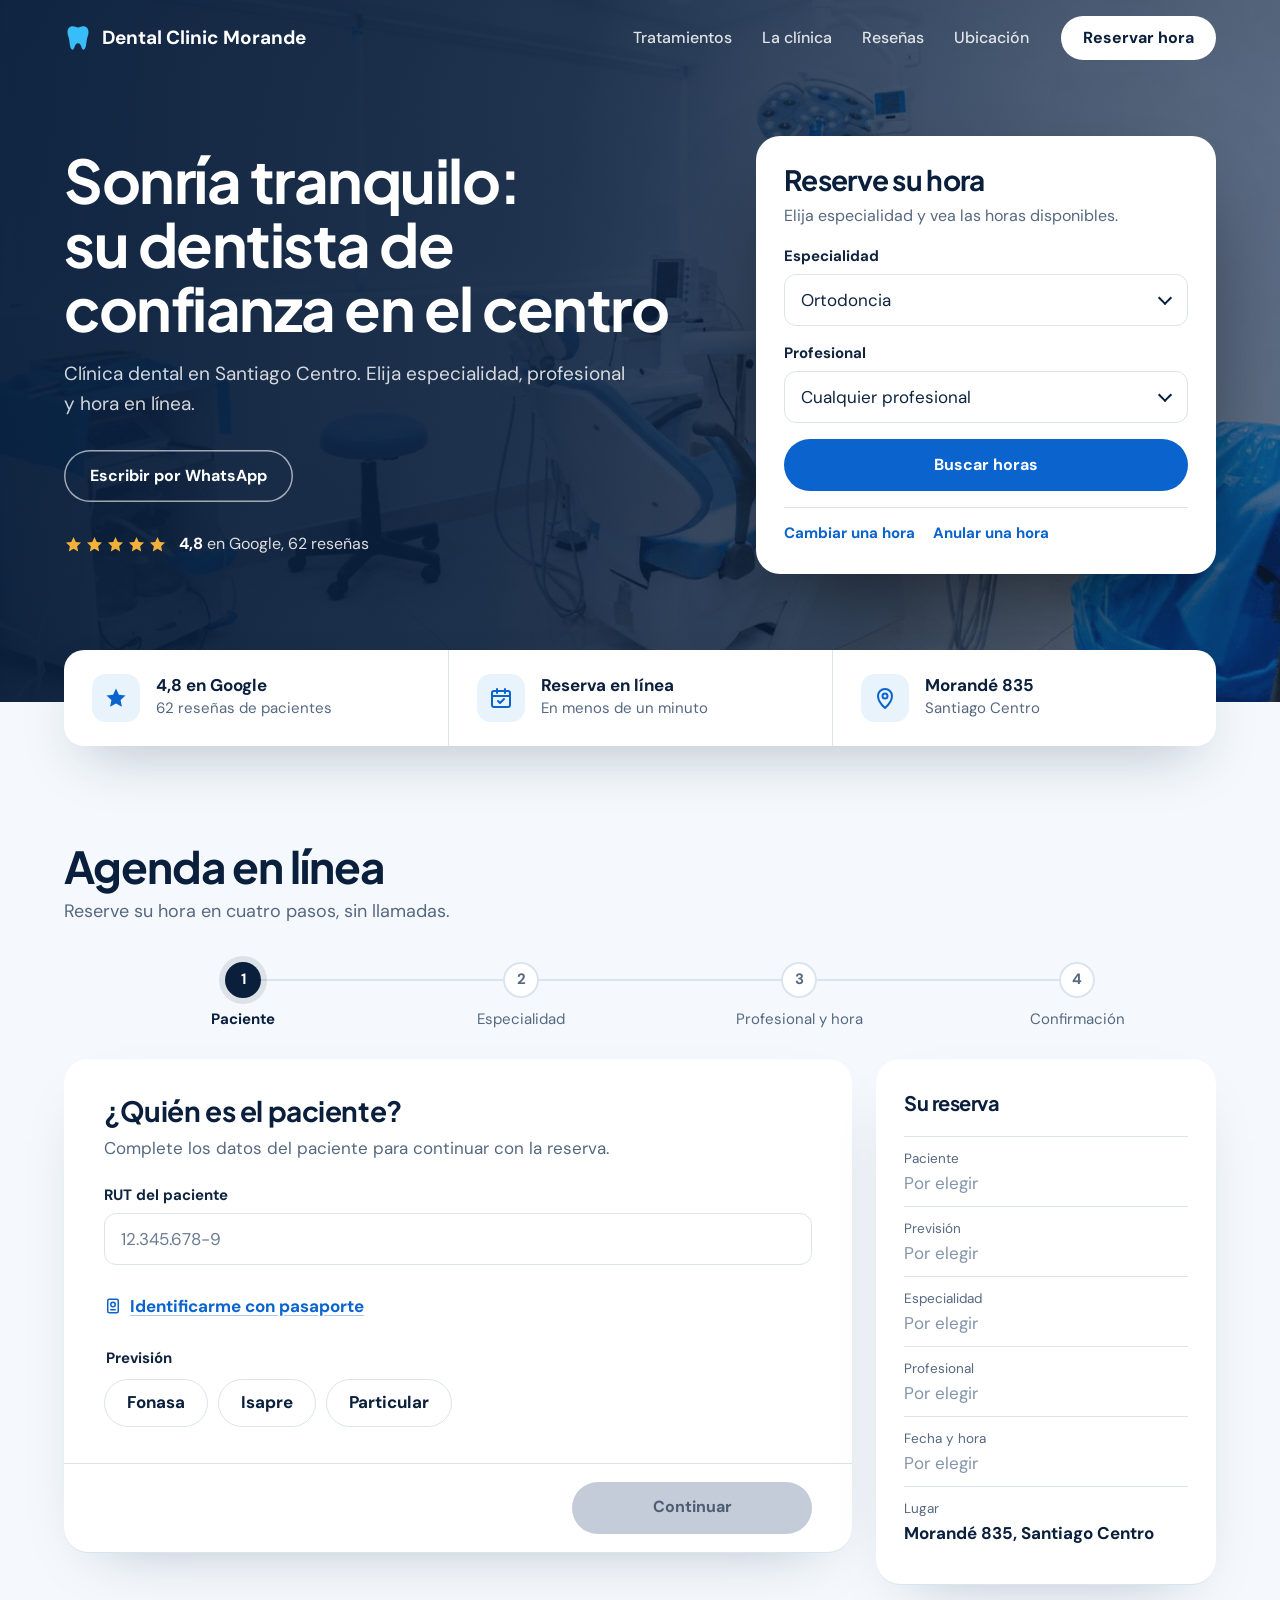
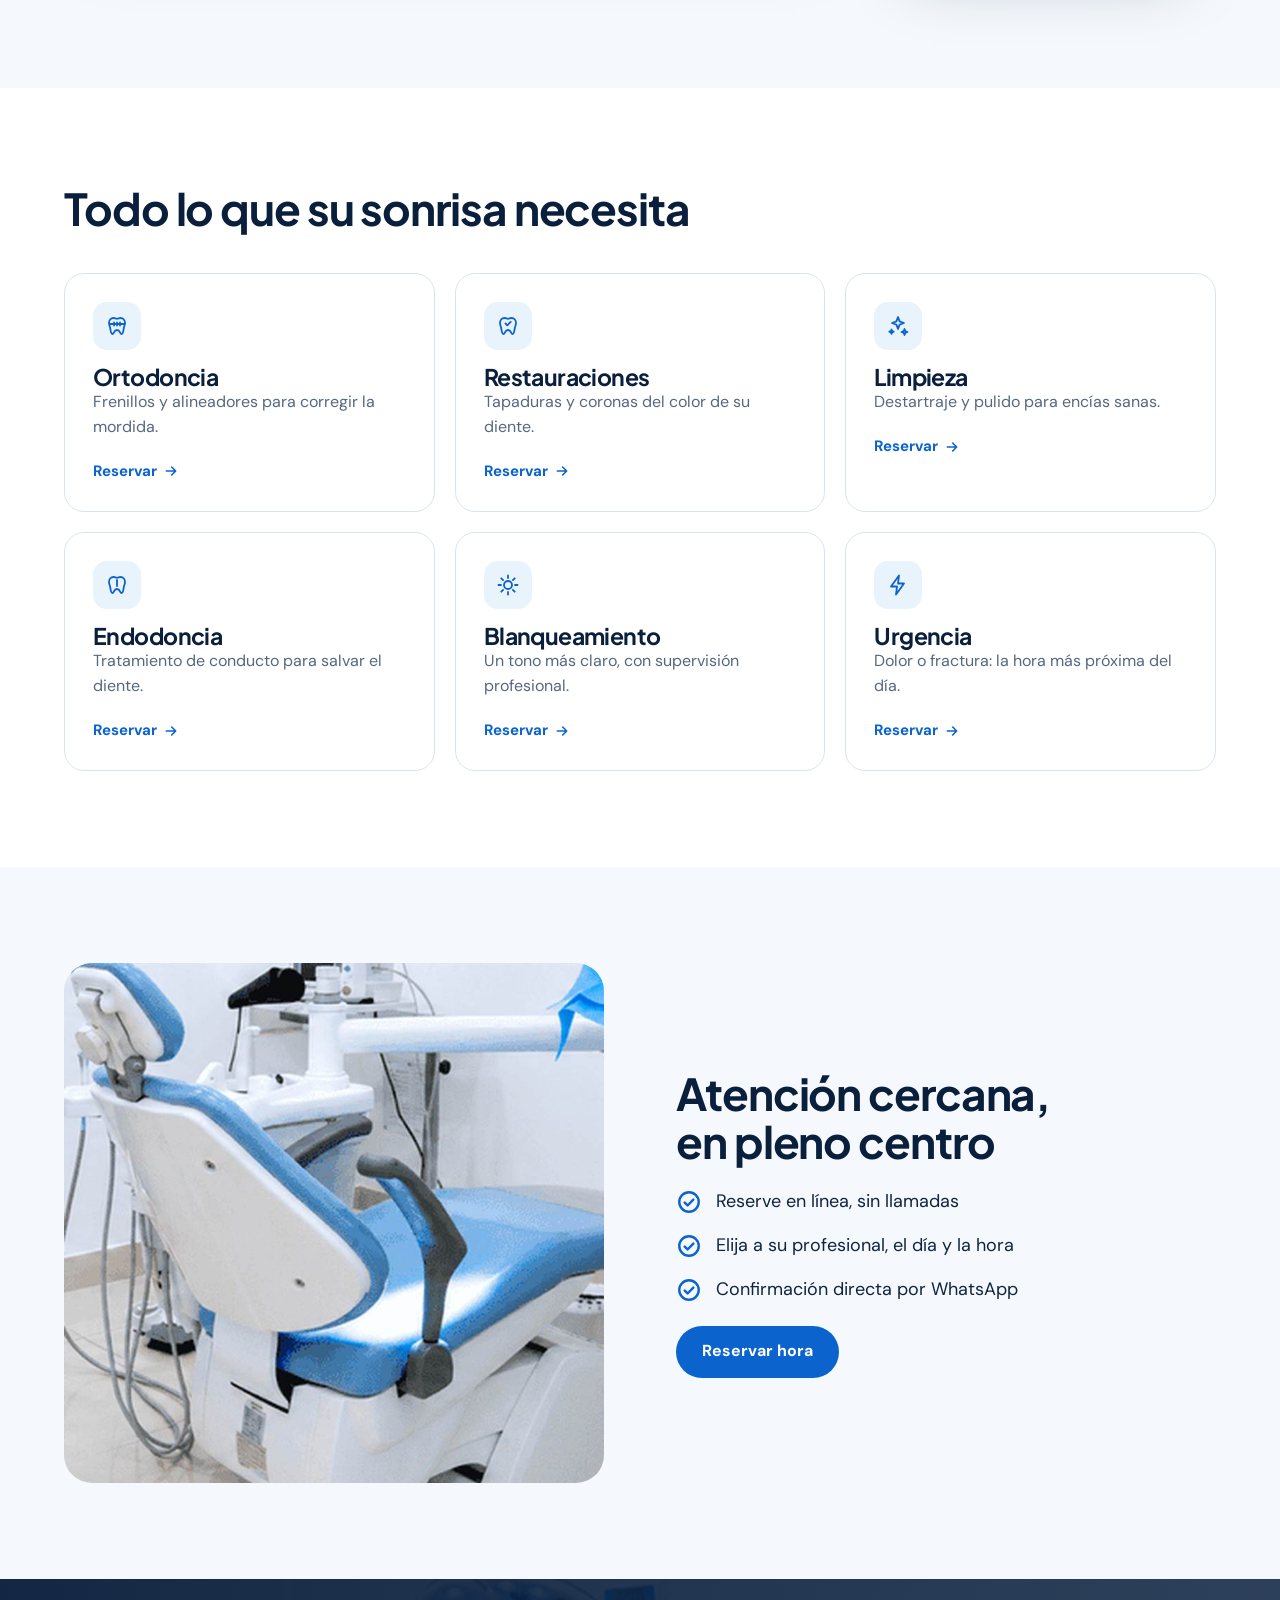
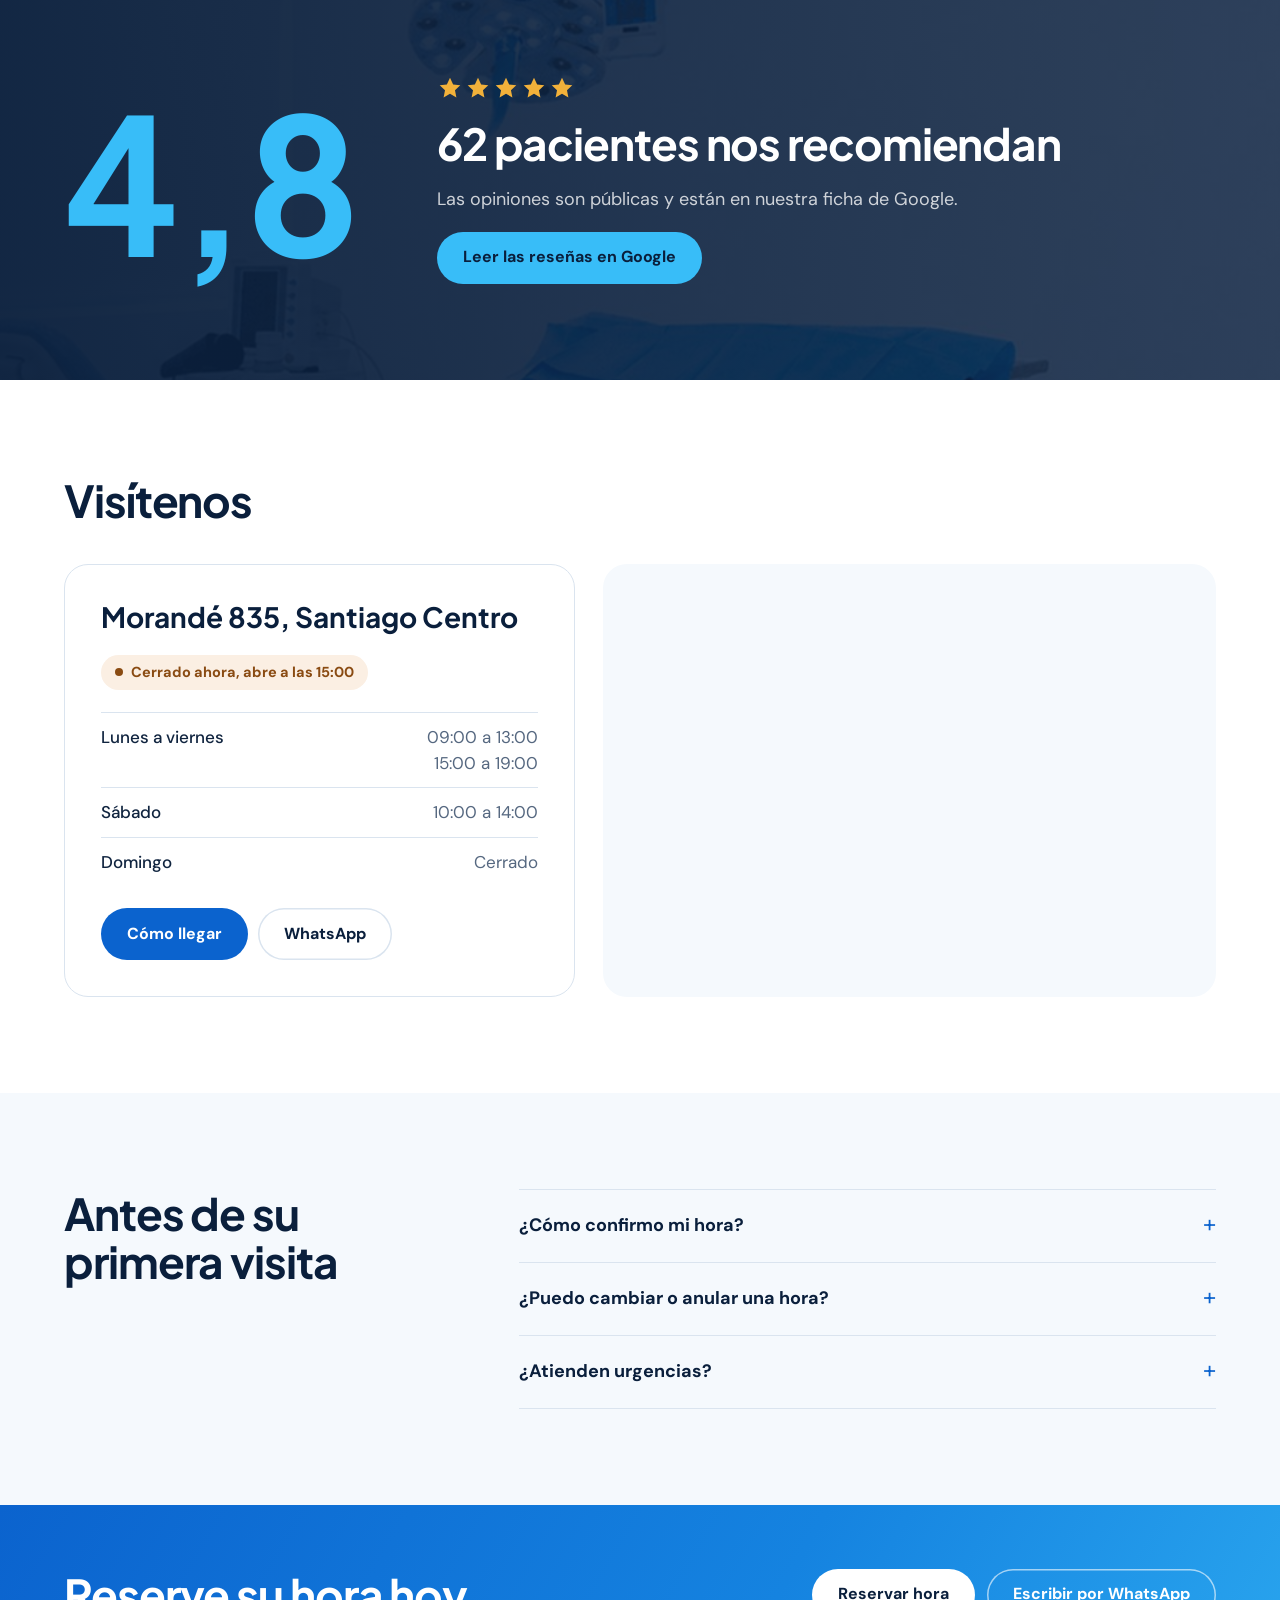
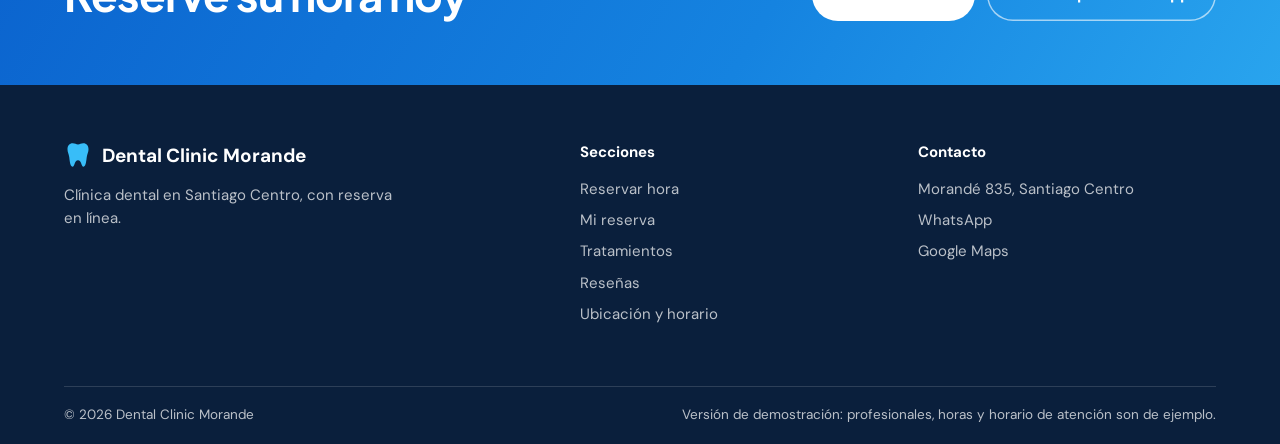
<file: index.html>
<!DOCTYPE html>
<html lang="es-CL">
<head>
<meta charset="utf-8">
<meta name="viewport" content="width=device-width, initial-scale=1, viewport-fit=cover">
<title>Dental Clinic Morande | Dentista en Santiago Centro</title>
<meta name="description" content="Clínica dental en Santiago Centro. Reserve su hora en línea: ortodoncia, restauraciones, limpieza, endodoncia y urgencias en Morandé 835.">
<meta property="og:title" content="Dental Clinic Morande">
<meta property="og:description" content="Clínica dental en Santiago Centro. Reserve su hora en línea: ortodoncia, restauraciones, limpieza, endodoncia y urgencias en Morandé 835.">
<meta property="og:type" content="website">
<meta property="og:locale" content="es_CL">
<meta name="theme-color" content="#0A1F3C">
<link rel="icon" href="data:image/svg+xml,%3Csvg xmlns='http://www.w3.org/2000/svg' viewBox='0 0 24 24'%3E%3Cpath fill='%230B63CE' d='M7.5 2C4.6 2 3 4.2 3 7c0 2.4.9 3.7 1.4 6.3.5 2.7.6 8.7 2.9 8.7 1.900 0 1.600-5.500 4.700-5.500s2.800 5.500 4.700 5.500c2.300 0 2.400-6 2.900-8.700C20.100 10.700 21 9.400 21 7c0-2.800-1.600-5-4.500-5-1.900 0-2.900 1-4.500 1s-2.600-1-4.500-1z'/%3E%3C/svg%3E">
<script type="application/ld+json">{"@context": "https://schema.org", "@type": "Dentist", "name": "Dental Clinic Morande", "address": {"@type": "PostalAddress", "streetAddress": "Morandé 835", "addressLocality": "Santiago", "addressRegion": "Región Metropolitana", "addressCountry": "CL"}, "openingHours": ["Mo-Fr 09:00-13:00", "Mo-Fr 15:00-19:00", "Sa 10:00-14:00"], "aggregateRating": {"@type": "AggregateRating", "ratingValue": "4.8", "reviewCount": "62"}}</script>
<script>window.SITIO_PROPIO = true;</script>
<style>img{max-width:100%}[hidden]{display:none!important}</style>
</head>
<body>

<link rel="stylesheet" href="https://fonts.googleapis.com/css2?family=Plus+Jakarta+Sans:wght@600;700;800&family=DM+Sans:wght@400;500;700&display=swap">
<script>
/* ============================================================
   CONFIGURACIÓN DEL SITIO: todo lo que cambia está aquí.
   ============================================================ */
window.CONFIG = Object.assign({
  demo: true,                       // true muestra la nota "datos de ejemplo" al pie
  nombre: "Dental Clinic Morande",
  direccion: "Morandé 835, Santiago Centro",
  whatsapp: "",                     // solo números con código de país, ej. "56912345678"
  telefono: "",                     // como se muestra, ej. "+56 9 1234 5678"
  agendaUrl: "",                    // enlace del sistema de agenda (AgendaPro, Reservo, etc.). Vacío = reserva por WhatsApp
  agendaPasaDatos: true,            // agrega tratamiento, profesional y fecha al enlace de la agenda
  google: { nota: "4,8", resenas: 62,
            url: "https://www.google.com/maps/search/?api=1&query=Dental+Clinic+Morande+Santiago+Centro" },
  mapaUrl: "https://www.google.com/maps/search/?api=1&query=Morand%C3%A9+835+Santiago+Chile",
  // 0 = domingo ... 6 = sábado
  horario: [
    { dias: [1,2,3,4,5], abre: "09:00", cierra: "19:00", pausa: ["13:00","15:00"] },
    { dias: [6], abre: "10:00", cierra: "14:00" }
  ],
  tratamientos: [
    { id: "ortodoncia", nombre: "Ortodoncia", texto: "Frenillos y alineadores", largo: "Frenillos y alineadores para corregir la mordida." },
    { id: "restauraciones", nombre: "Restauraciones", texto: "Tapaduras y coronas", largo: "Tapaduras y coronas del color de su diente." },
    { id: "limpieza", nombre: "Limpieza", texto: "Destartraje y pulido", largo: "Destartraje y pulido para encías sanas." },
    { id: "endodoncia", nombre: "Endodoncia", texto: "Tratamiento de conducto", largo: "Tratamiento de conducto para salvar el diente." },
    { id: "blanqueamiento", nombre: "Blanqueamiento", texto: "Dientes más claros", largo: "Un tono más claro, con supervisión profesional." },
    { id: "urgencia", nombre: "Urgencia", texto: "Dolor o fractura, hoy", largo: "Dolor o fractura: la hora más próxima del día." }
  ],
  profesionales: [
    { id: "p1", nombre: "Dra. Nombre Apellido", iniciales: "NA", especialidad: "Ortodoncia", tratamientos: ["ortodoncia","limpieza","urgencia"] },
    { id: "p2", nombre: "Dr. Nombre Apellido", iniciales: "NA", especialidad: "Odontología general y endodoncia", tratamientos: ["restauraciones","endodoncia","limpieza","urgencia","ortodoncia"] },
    { id: "p3", nombre: "Dra. Nombre Apellido", iniciales: "NA", especialidad: "Estética y rehabilitación", tratamientos: ["blanqueamiento","restauraciones","limpieza","urgencia"] }
  ]
}, window.CONFIG_PROPIA || {});
</script>
<style>
/* Layout: portada a pantalla completa con foto y la reserva en una tarjeta blanca encima; debajo, secciones anchas
   que alternan fondo claro, foto y azul marino. Titulares con serif, textos cortos, una acción por sección. */
:root{--foto:url("[data-uri]");
  --navy:#0A1F3C; --navy-2:#12305A; --ink:#10243F; --blue:#0B63CE; --blue-d:#084C9E; --sky:#38BDF8; --sky-soft:#E8F3FC;
  --bg:#F5F9FD; --surface:#FFFFFF; --line:#DAE4EF; --muted:#566880; --star:#F2B13A;
  --ok:#177A4C; --ok-bg:#E6F4EC; --off:#8A4B12; --off-bg:#FBEFE3; --err:#B3261E; --wa:#128C4A;
  --display:"Plus Jakarta Sans","DM Sans",system-ui,-apple-system,"Segoe UI",Arial,sans-serif;
  --body:"DM Sans",system-ui,-apple-system,"Segoe UI",Arial,sans-serif;
  --shadow:0 24px 60px -20px rgba(10,31,60,.28);
  color-scheme:light;
}
*{box-sizing:border-box}
html{scroll-behavior:smooth;scroll-padding-top:84px}
body{margin:0;background:var(--surface);color:var(--ink);font-family:var(--body);font-size:17px;line-height:1.55;-webkit-font-smoothing:antialiased}
h1,h2,h3,p,ul{margin:0}
ul{padding:0;list-style:none}
button,input{font:inherit;color:inherit}
a{color:inherit}
img{display:block}
:focus-visible{outline:3px solid var(--sky);outline-offset:3px}
.wrap{max-width:1200px;margin:0 auto;padding-inline:24px}
h1,h2,h3,.q{font-family:var(--display);font-weight:700;letter-spacing:-.025em;text-wrap:balance}
h2{font-size:clamp(30px,3.8vw,44px);line-height:1.1;color:var(--navy)}
.btn{display:inline-flex;align-items:center;justify-content:center;gap:10px;min-height:52px;padding:0 26px;border-radius:999px;border:0;font-weight:700;font-size:16px;text-decoration:none;cursor:pointer;white-space:nowrap;background:var(--blue);color:#fff;transition:background-color .15s ease,transform .16s cubic-bezier(.23,1,.32,1),box-shadow .2s ease}
.btn:active{transform:scale(.97)}
.btn.sky{background:var(--sky);color:var(--navy)}
.btn.ghost{background:transparent;color:#fff;box-shadow:inset 0 0 0 1.5px rgba(255,255,255,.6)}
.btn.line{background:var(--surface);color:var(--navy);box-shadow:inset 0 0 0 1.5px var(--line)}
@media (hover:hover) and (pointer:fine){.btn:hover{background:var(--blue-d);box-shadow:0 10px 24px -10px rgba(11,99,206,.7)}.btn.sky:hover{background:#63cdfb;box-shadow:0 10px 24px -10px rgba(56,189,248,.9)}.btn.ghost:hover{background:rgba(255,255,255,.12)}.btn.line:hover{box-shadow:inset 0 0 0 1.5px var(--navy)}}
.btn.wide{width:100%}
.btn svg{width:20px;height:20px;flex:none}
.stars{display:inline-flex;gap:2px;color:var(--star)}
.stars svg{width:19px;height:19px}

/* Cabecera: transparente sobre la foto, blanca al bajar */
.top{position:sticky;top:env(safe-area-inset-top,0px);z-index:30;height:76px;margin-bottom:-76px;color:#fff;transition:background .25s,box-shadow .25s,color .25s}
.top .wrap{display:flex;align-items:center;gap:32px;height:100%}
.top.solid{background:rgba(255,255,255,.94);backdrop-filter:blur(14px);-webkit-backdrop-filter:blur(14px);color:var(--navy);box-shadow:0 1px 0 var(--line),0 12px 30px -24px rgba(10,31,60,.5)}
.logo{display:flex;align-items:center;gap:10px;font-weight:700;font-size:19px;text-decoration:none;margin-right:auto}
.logo svg{width:28px;height:28px;color:var(--sky);flex:none}
.top.solid .logo svg{color:var(--blue)}
.top nav{display:flex;gap:30px}
.top nav a{text-decoration:none;font-weight:500;font-size:16px;opacity:.85;position:relative;padding:6px 0}
.top nav a::after{content:"";position:absolute;left:0;right:100%;bottom:0;height:2px;background:currentColor;transition:right .2s}
.top nav a:hover{opacity:1}.top nav a:hover::after{right:0}
.top .btn{min-height:44px;padding:0 22px;background:#fff;color:var(--navy)}
.top.solid .btn{background:var(--blue);color:#fff}

/* Portada */
.hero{position:relative;color:#fff;background:var(--navy) var(--foto) center/cover no-repeat;isolation:isolate}
.hero::after{content:"";position:absolute;inset:0;z-index:-1;background:linear-gradient(100deg,rgba(10,31,60,.97) 0%,rgba(10,31,60,.9) 42%,rgba(10,31,60,.55) 100%)}
.hero .wrap{display:grid;grid-template-columns:minmax(0,1fr) minmax(0,460px);gap:64px;align-items:center;padding-block:136px 128px}
.hero h1{font-size:clamp(36px,4.8vw,60px);line-height:1.06}
.hero .sub{font-size:19px;color:rgba(255,255,255,.82);margin-top:20px;max-width:44ch}
.hero .cta{display:flex;flex-wrap:wrap;gap:14px;margin-top:32px}
.rating{display:inline-flex;align-items:center;gap:12px;margin-top:30px;text-decoration:none;font-size:16px;color:rgba(255,255,255,.85)}
.rating b{color:#fff}
.rating:hover span:last-child{text-decoration:underline}

/* Buscador de la portada: especialidad + profesional, como el buscador de horas de una red de salud */
.find{background:var(--surface);color:var(--ink);border-radius:24px;padding:28px;display:flex;flex-direction:column;gap:16px;min-width:0;box-shadow:0 40px 90px -30px rgba(0,0,0,.6)}
.find h2{font-size:28px;line-height:1.15}
.find-sub{color:var(--muted);font-size:16px;margin-top:-8px}
.find-links{display:flex;flex-wrap:wrap;gap:6px 18px;padding-top:14px;border-top:1px solid var(--line);font-size:15px}
.find-links a{color:var(--blue);font-weight:700;text-decoration:none}
.find-links a:hover{text-decoration:underline;text-underline-offset:3px}
.sel{position:relative}
.sel::after{content:"";position:absolute;right:18px;top:50%;width:8px;height:8px;border-right:2px solid var(--navy);border-bottom:2px solid var(--navy);transform:translateY(-70%) rotate(45deg);pointer-events:none}
.sel select{appearance:none;-webkit-appearance:none;width:100%;min-height:52px;border-radius:12px;border:1.5px solid var(--line);background:var(--surface);padding:0 44px 0 16px;font:inherit;font-size:17px;color:var(--ink);cursor:pointer;outline:none}
.sel select:focus{border-color:var(--blue);box-shadow:0 0 0 4px rgba(11,99,206,.12)}

/* Agenda en línea: pasos numerados, una tarjeta por paso y el resumen al lado */
.agenda{background:var(--bg);margin-top:-52px;padding-block:148px 104px;scroll-margin-top:76px}
.ag-head{display:flex;flex-direction:column;gap:8px;margin-bottom:36px}
.ag-head p{color:var(--muted);font-size:18px}
.steps{display:grid;grid-template-columns:repeat(4,minmax(0,1fr));margin-bottom:28px;counter-reset:paso}
.steps li{position:relative;display:flex;flex-direction:column;align-items:center;gap:10px;text-align:center;font-size:15px;color:var(--muted)}
.steps li::before{content:"";position:absolute;top:17px;left:-50%;right:50%;height:2px;background:var(--line)}
.steps li:first-child::before{display:none}
.steps li.on::before,.steps li.ok::before{background:var(--blue)}
.dot{position:relative;z-index:1;width:36px;height:36px;border-radius:50%;display:grid;place-items:center;font-weight:700;font-size:15px;background:var(--surface);color:var(--muted);box-shadow:inset 0 0 0 2px var(--line);font-variant-numeric:tabular-nums;transition:background-color .2s,color .2s,box-shadow .2s}
.steps li.on .dot{background:var(--navy);color:#fff;box-shadow:0 0 0 6px rgba(10,31,60,.1)}
.steps li.ok .dot{background:var(--blue);color:#fff;box-shadow:none}
.dot svg{width:18px;height:18px}
.steps li.on{color:var(--navy);font-weight:700}
.steps li.ok{color:var(--ink)}
.ag-grid{display:grid;grid-template-columns:minmax(0,1fr) 340px;gap:24px;align-items:start}
.ag-card{background:var(--surface);border-radius:24px;box-shadow:0 1px 0 var(--line),0 24px 60px -36px rgba(10,31,60,.35);min-width:0;display:flex;flex-direction:column}
.ag-body{padding:36px 40px;display:flex;flex-direction:column;gap:22px;min-height:360px}
.ag-foot{display:flex;align-items:center;justify-content:space-between;gap:16px;padding:18px 40px;border-top:1px solid var(--line)}
.ag-foot .btn{min-width:240px}
.ag-foot .btn[aria-disabled="true"]{background:#C3CCD8;color:#4D5D73;box-shadow:none;transform:none}
.link-back{border:0;background:none;padding:10px 4px;font-weight:700;color:var(--navy);cursor:pointer;display:inline-flex;align-items:center;gap:6px;border-radius:8px}
.link-back svg{width:18px;height:18px}
.link-back[hidden]+.btn{margin-left:auto}
.q{font-family:var(--display);font-weight:700;font-size:28px;line-height:1.15;color:var(--navy);letter-spacing:-.015em}
.q:focus{outline:none}
.qs{color:var(--muted);margin-top:-14px}
.field{display:flex;flex-direction:column;gap:6px}
.field label,.legend{font-size:15px;font-weight:700;color:var(--ink)}
.field input{min-height:52px;border-radius:12px;border:1.5px solid var(--line);background:var(--surface);padding:0 16px;font-size:17px;width:100%;outline:none;transition:border-color .15s,box-shadow .15s}
.field input::placeholder{color:#6B7C93}
.field input:focus{border-color:var(--blue);box-shadow:0 0 0 4px rgba(11,99,206,.12)}
.field.bad input{border-color:var(--err)}
.err{font-size:14.5px;color:var(--err)}
.ag-card input,.ag-card button{scroll-margin:110px 0 96px}
.field .hint{font-size:14px;color:var(--muted)}
.row2{display:grid;grid-template-columns:repeat(2,minmax(0,1fr));gap:16px}
.swap{align-self:flex-start;border:0;background:none;padding:6px 0;color:var(--blue);font-weight:700;cursor:pointer;display:inline-flex;align-items:center;gap:8px;text-decoration:underline;text-underline-offset:3px;text-decoration-color:rgba(11,99,206,.35)}
.swap svg{width:18px;height:18px}
fieldset{border:0;margin:0;padding:0;min-width:0}
.chips{display:flex;flex-wrap:wrap;gap:10px;margin-top:8px}
.chip{min-height:48px;padding:0 22px;border-radius:999px;border:1.5px solid var(--line);background:var(--surface);font-weight:700;cursor:pointer;color:var(--navy);transition:border-color .15s,background-color .15s,color .15s,transform .16s cubic-bezier(.23,1,.32,1)}
.chip[aria-pressed="true"]{background:var(--navy);border-color:var(--navy);color:#fff}
.tiles{display:grid;grid-template-columns:repeat(3,minmax(0,1fr));gap:10px}
.tile{display:flex;flex-direction:column;align-items:flex-start;gap:10px;text-align:left;padding:18px;border-radius:16px;border:1.5px solid var(--line);background:var(--surface);cursor:pointer;transition:border-color .15s,background-color .15s,transform .16s cubic-bezier(.23,1,.32,1)}
.tile .ic{width:40px;height:40px;border-radius:12px}
.tile .ic svg{width:22px;height:22px}
.tile b{display:block;color:var(--navy);font-size:17px;line-height:1.2}
.tile small{display:block;color:var(--muted);font-size:14.5px;line-height:1.3;margin-top:2px}
.tile[aria-pressed="true"]{border-color:var(--blue);background:var(--sky-soft);box-shadow:inset 0 0 0 1px var(--blue)}
.tile[aria-pressed="true"] .ic{background:var(--blue);color:#fff}
.cal{display:flex;align-items:center;gap:6px}
.days{display:grid;grid-template-columns:repeat(6,minmax(0,1fr));gap:8px;flex:1}
.day{padding:10px 0;border-radius:14px;border:1.5px solid var(--line);background:var(--surface);cursor:pointer;display:flex;flex-direction:column;align-items:center;line-height:1.2;color:var(--navy);transition:border-color .15s,background-color .15s,transform .16s cubic-bezier(.23,1,.32,1)}
.day small{font-size:12.5px;color:var(--muted)}
.day b{font-size:21px;font-variant-numeric:tabular-nums}
.day i{font-style:normal;font-size:12px;color:var(--muted)}
.day[aria-pressed="true"]{background:var(--navy);border-color:var(--navy);color:#fff}
.day[aria-pressed="true"] small,.day[aria-pressed="true"] i{color:rgba(255,255,255,.75)}
.arrow{width:36px;height:60px;border-radius:12px;border:0;background:transparent;cursor:pointer;color:var(--navy);display:grid;place-items:center;flex:none}
.arrow svg{width:20px;height:20px}
.arrow:disabled{opacity:.25;cursor:default}
.docs{display:flex;flex-direction:column}
.doc{display:grid;grid-template-columns:auto minmax(0,1fr);gap:8px 16px;padding:20px 0;border-top:1px solid var(--line)}
.doc:last-child{border-bottom:1px solid var(--line)}
.av{width:48px;height:48px;border-radius:50%;background:var(--sky-soft);color:var(--blue);display:grid;place-items:center;font-weight:700;font-size:15px;flex:none}
.doc .who b{display:block;color:var(--navy);font-size:17px;line-height:1.25}
.doc .who small{display:block;color:var(--muted);font-size:14.5px}
.doc .hrs{grid-column:2}
.slots{display:flex;flex-wrap:wrap;gap:8px}
.slot{min-width:76px;min-height:44px;padding:0 12px;border-radius:10px;border:1.5px solid var(--line);background:var(--surface);font-weight:700;cursor:pointer;color:var(--navy);font-variant-numeric:tabular-nums;transition:border-color .15s,background-color .15s,color .15s,transform .16s cubic-bezier(.23,1,.32,1)}
.slot[aria-pressed="true"]{background:var(--blue);border-color:var(--blue);color:#fff}
.more{border:0;background:none;padding:10px 4px;color:var(--blue);font-weight:700;cursor:pointer}
.none{font-size:15px;color:var(--muted)}
.none button{border:0;background:none;padding:0;color:var(--blue);font-weight:700;cursor:pointer;text-decoration:underline;text-underline-offset:3px}
.fine{font-size:14px;color:var(--muted)}
.sum{background:var(--surface);border-radius:24px;padding:28px;box-shadow:0 1px 0 var(--line),0 24px 60px -36px rgba(10,31,60,.35);position:sticky;top:96px;display:flex;flex-direction:column;gap:18px}
.sum h3{font-family:var(--display);font-size:20px;color:var(--navy)}
.sum dl{margin:0;display:flex;flex-direction:column}
.sum dl div{display:flex;flex-direction:column;gap:2px;padding:12px 0;border-top:1px solid var(--line)}
.sum dt{font-size:13.5px;color:var(--muted)}
.sum dd{margin:0;font-weight:700;color:var(--navy);line-height:1.3}
.sum dd.vacio{font-weight:400;color:#8494A9}
.done{display:flex;flex-direction:column;align-items:flex-start;gap:16px}
.done .ok{width:56px;height:56px;border-radius:50%;background:var(--ok-bg);color:var(--ok);display:grid;place-items:center}
.done .ok svg{width:28px;height:28px}
.done .acts{margin-top:8px}
.aviso{background:var(--navy);color:#fff;font-size:15px;font-weight:500;text-align:center;padding:10px 0;position:relative;z-index:31}
.aviso.previa{background:#8A4B12}
.precio{font-size:14px;font-weight:700;color:var(--navy);background:var(--sky-soft);padding:4px 10px;border-radius:999px}
.code{display:flex;flex-direction:column;gap:2px;padding:14px 20px;border-radius:14px;background:var(--sky-soft)}
.code small{font-size:13.5px;color:var(--muted)}
.code b{font-family:var(--display);font-size:30px;letter-spacing:.12em;color:var(--navy);font-variant-numeric:tabular-nums}
.ag-foot .btn[aria-busy="true"]{opacity:.7;cursor:progress}
@media (hover:hover) and (pointer:fine){
  .chip:hover,.tile:hover,.day:hover,.slot:hover{border-color:var(--blue)}
  .chip[aria-pressed="false"]:hover,.slot[aria-pressed="false"]:hover{background:var(--sky-soft)}
  .link-back:hover{color:var(--blue)}
  .more:hover{text-decoration:underline;text-underline-offset:3px}
}
.chip:active,.tile:active,.day:active,.slot:active{transform:scale(.97)}
.sr{position:absolute;width:1px;height:1px;overflow:hidden;clip:rect(0 0 0 0);white-space:nowrap}
/* Franja de confianza, montada sobre la portada */
.facts{position:relative;z-index:2;margin-top:-52px}
.facts ul{display:grid;grid-template-columns:repeat(3,minmax(0,1fr));background:var(--surface);border-radius:20px;box-shadow:var(--shadow)}
.facts li{display:flex;align-items:center;gap:16px;padding:24px 28px}
.facts li+li{border-left:1px solid var(--line)}
.ic{width:48px;height:48px;border-radius:14px;background:var(--sky-soft);color:var(--blue);display:grid;place-items:center;flex:none}
.ic svg{width:24px;height:24px}
.facts b{display:block;color:var(--navy);line-height:1.25}
.facts small{display:block;font-size:15px;color:var(--muted)}

/* Secciones */
.sec{padding-block:96px}
.sec.tint{background:var(--bg)}
.head{display:flex;flex-direction:column;gap:12px;margin-bottom:40px;max-width:640px}
.head p:last-child{color:var(--muted);font-size:18px}

/* Tratamientos */
.cards{display:grid;grid-template-columns:repeat(3,minmax(0,1fr));gap:20px}
.card{display:flex;flex-direction:column;align-items:flex-start;gap:14px;text-align:left;background:var(--surface);border:1px solid var(--line);border-radius:20px;padding:28px;cursor:pointer;transition:transform .25s cubic-bezier(.23,1,.32,1),box-shadow .25s ease,border-color .2s ease}
@media (hover:hover) and (pointer:fine){.card:hover{transform:translateY(-4px);box-shadow:var(--shadow);border-color:transparent}}
.card h3{font-size:23px;color:var(--navy);line-height:1.15}
.card p{color:var(--muted);font-size:16px}
.card .go{margin-top:6px;font-weight:700;font-size:15px;color:var(--blue);display:inline-flex;align-items:center;gap:6px}
.card .go svg{width:16px;height:16px;transition:transform .2s}
.card:hover .go svg{transform:translateX(4px)}

/* Foto + texto */
.split{display:grid;grid-template-columns:minmax(0,1fr) minmax(0,1fr);gap:72px;align-items:center}
.split .pic{position:relative}
.split .pic img{width:100%;height:520px;object-fit:cover;border-radius:28px}
.badge{position:absolute;right:-24px;bottom:36px;background:var(--surface);border-radius:18px;padding:18px 22px;box-shadow:var(--shadow);display:flex;align-items:center;gap:14px;text-decoration:none}
.badge strong{font-family:var(--display);font-size:40px;line-height:1;color:var(--navy)}
.badge small{display:block;font-size:14px;color:var(--muted)}
.split .txt{display:flex;flex-direction:column;gap:22px;align-items:flex-start}
.checks{display:flex;flex-direction:column;gap:16px}
.checks li{display:flex;gap:14px;align-items:flex-start;font-size:18px}
.checks svg{width:26px;height:26px;color:var(--blue);flex:none;margin-top:1px}

/* Reseñas */
.band{position:relative;color:#fff;background:var(--navy) url("[data-uri]") center/cover no-repeat;isolation:isolate}
.band::after{content:"";position:absolute;inset:0;z-index:-1;background:linear-gradient(90deg,rgba(10,31,60,.96),rgba(10,31,60,.82))}
.band .wrap{display:grid;grid-template-columns:auto minmax(0,1fr);gap:clamp(28px,6vw,88px);align-items:center;padding-block:96px}
.band .score{font-family:var(--display);font-weight:700;font-size:clamp(110px,16vw,190px);line-height:.85;color:var(--sky);font-variant-numeric:tabular-nums}
.band .txt{display:flex;flex-direction:column;gap:18px;align-items:flex-start}
.band h2{color:#fff}
.band .stars svg{width:26px;height:26px}
.band p{color:rgba(255,255,255,.78);max-width:46ch;font-size:18px}

/* Ubicación */
.visit{display:grid;grid-template-columns:minmax(0,5fr) minmax(0,6fr);gap:28px;align-items:stretch}
.panel{background:var(--surface);border:1px solid var(--line);border-radius:24px;padding:36px;display:flex;flex-direction:column;gap:22px;align-items:flex-start}
.addr{font-family:var(--display);font-weight:700;font-size:28px;line-height:1.15;color:var(--navy)}
.pill{display:inline-flex;align-items:center;gap:8px;font-size:14.5px;font-weight:700;padding:6px 14px;border-radius:999px}
.pill::before{content:"";width:8px;height:8px;border-radius:50%;background:currentColor}
.pill.on{background:var(--ok-bg);color:var(--ok)}.pill.off{background:var(--off-bg);color:var(--off)}
.hours{width:100%}
.hours li{display:flex;justify-content:space-between;gap:16px;padding:11px 0;border-top:1px solid var(--line);font-variant-numeric:tabular-nums}
.hours li span:first-child{white-space:nowrap;font-weight:500}
.hours li span:last-child{color:var(--muted);text-align:right}
.acts{display:flex;flex-wrap:wrap;gap:10px;margin-top:auto}
.place{position:relative;border-radius:24px;overflow:hidden;min-height:420px;background:var(--navy) var(--foto) center/cover no-repeat;display:flex;align-items:flex-end;text-decoration:none}
.place::after{content:"";position:absolute;inset:0;background:linear-gradient(180deg,rgba(10,31,60,0) 40%,rgba(10,31,60,.85) 100%)}
.place span{position:relative;z-index:1;color:#fff;padding:28px;font-weight:700;display:flex;align-items:center;gap:10px}
.place svg{width:22px;height:22px;color:var(--sky)}
.place.map{display:block;background:var(--bg)}
.place.map::after{display:none}
.place iframe{width:100%;height:100%;min-height:420px;border:0;display:block}

/* Preguntas */
.qa{display:grid;grid-template-columns:minmax(0,4fr) minmax(0,7fr);gap:56px;align-items:start}
.faq details{border-top:1px solid var(--line)}
.faq details:last-child{border-bottom:1px solid var(--line)}
.faq summary{cursor:pointer;font-weight:700;font-size:18px;color:var(--navy);padding:22px 0;list-style:none;display:flex;justify-content:space-between;gap:16px}
.faq summary::-webkit-details-marker{display:none}
.faq summary::after{content:"+";font-size:24px;line-height:1;color:var(--blue);font-weight:400}
.faq details[open] summary::after{content:"–"}
.faq p{color:var(--muted);padding-bottom:22px;max-width:60ch}

/* Cierre y pie */
.final{background:linear-gradient(120deg,var(--blue) 0%,#1583E0 60%,var(--sky) 130%);color:#fff}
.final .wrap{display:flex;flex-wrap:wrap;align-items:center;justify-content:space-between;gap:24px;padding-block:64px}
.final h2{color:#fff;max-width:18ch}
.final .cta{display:flex;flex-wrap:wrap;gap:12px}
.final .btn{background:#fff;color:var(--navy)}
.final .btn.ghost{background:transparent;color:#fff}
footer{background:var(--navy);color:rgba(255,255,255,.72);font-size:15px}
footer .cols{display:grid;grid-template-columns:1.6fr 1fr 1fr;gap:40px;padding-block:56px}
footer .logo{color:#fff;margin-bottom:14px}
footer b{color:#fff;display:block;margin-bottom:10px}
footer li{padding:4px 0}
footer a{text-decoration:none}
footer a:hover{color:#fff;text-decoration:underline}
footer .legal{border-top:1px solid rgba(255,255,255,.14);padding-block:18px;font-size:13.5px;display:flex;flex-wrap:wrap;gap:6px 32px;justify-content:space-between}

/* Barra fija en celular (solo cuando la reserva no está a la vista) */
.bar{display:none;position:fixed;left:0;right:0;bottom:0;z-index:40;padding:10px 16px calc(10px + env(safe-area-inset-bottom,0px));gap:10px;background:rgba(255,255,255,.94);backdrop-filter:blur(14px);-webkit-backdrop-filter:blur(14px);border-top:1px solid var(--line);transition:transform .2s}
.bar .btn{flex:1;min-height:50px}
.bar .wa{flex:none;width:50px;padding:0;background:var(--wa)}
.bar .wa svg{width:24px;height:24px}
.bar.away{transform:translateY(110%)}

@media (max-width:980px){
  .top nav,.top .btn{display:none}
  .hero .wrap{grid-template-columns:minmax(0,1fr);gap:36px;padding-block:112px 96px}
  .find{padding:22px}
  .ag-grid{grid-template-columns:minmax(0,1fr)}
  .sum{position:static}
  .agenda{padding-block:120px 72px}
  .facts li{padding:18px 16px;gap:12px}
  .sec{padding-block:64px}
  .cards{grid-template-columns:repeat(2,minmax(0,1fr));gap:14px}
  .split{grid-template-columns:minmax(0,1fr);gap:40px}
  .split .pic img{height:340px}
  .badge{right:16px;bottom:-22px}
  .band .wrap{grid-template-columns:minmax(0,1fr);padding-block:64px}
  .visit,.qa{grid-template-columns:minmax(0,1fr);gap:24px}
  .place,.place iframe{min-height:280px}
  footer .cols{grid-template-columns:minmax(0,1fr);gap:28px;padding-block:40px}
  .bar{display:flex}
  body{padding-bottom:72px}
}
@media (max-width:720px){
  .facts,.hero .cta{display:none}
  .hero .wrap{padding-block:104px 48px;gap:28px}
  .rating{margin-top:20px}
}
@media (max-width:560px){
  .wrap{padding-inline:16px}
  .cards{grid-template-columns:minmax(0,1fr)}
  .card{flex-direction:row;flex-wrap:wrap;align-items:center;padding:20px;gap:6px 16px}
  .card .tx{flex:1;min-width:0}
  .card .go{display:none}
  .hero .cta .btn{flex:1}
  .panel{padding:24px}
  .final .cta,.final .btn{width:100%}
}
@media (max-width:720px){
  .agenda{margin-top:0;padding-block:56px}
  .steps li .lab{display:none}
  .steps li.on .lab{display:block;position:absolute;top:44px;white-space:nowrap}
  .steps{margin-bottom:44px}
  .ag-body{padding:24px 20px;min-height:0}
  .ag-foot{padding:14px 20px;position:sticky;bottom:0;background:var(--surface);border-radius:0 0 24px 24px}
  .ag-foot .btn{min-width:0;flex:1}
  .tiles{grid-template-columns:repeat(2,minmax(0,1fr))}
  .row2{grid-template-columns:minmax(0,1fr)}
  .days{grid-template-columns:repeat(4,minmax(0,1fr))}
  .days .day:nth-child(n+5){display:none}
  .doc{grid-template-columns:minmax(0,1fr)}
  .doc .av{display:none}
  .doc .hrs{grid-column:1}
  .slots{display:grid;grid-template-columns:repeat(4,minmax(0,1fr))}
  .slot{min-width:0;padding:0}
}
@media (max-width:400px){ .tiles{grid-template-columns:minmax(0,1fr)} .tile{flex-direction:row;align-items:center} }
@media (prefers-reduced-motion:reduce){html{scroll-behavior:auto}.btn,.bar,.card,.top,.chip,.tile,.day,.slot,.dot{transition:none}.btn:active,.chip:active,.tile:active,.day:active,.slot:active{transform:none}}
</style>

<header class="top" id="top">
  <div class="wrap">
    <a class="logo" href="#inicio"><svg viewBox="0 0 24 24" fill="currentColor" aria-hidden="true"><path d="M7.5 2C4.6 2 3 4.2 3 7c0 2.4.9 3.7 1.4 6.3.5 2.7.6 8.7 2.9 8.7 1.9 0 1.6-5.5 4.7-5.5s2.8 5.5 4.7 5.5c2.3 0 2.4-6 2.9-8.7.5-2.6 1.4-3.9 1.400-6.300 0-2.800-1.600-5-4.500-5-1.900 0-2.900 1-4.500 1s-2.600-1-4.500-1z"/></svg><span data-nombre>Dental Clinic Morande</span></a>
    <nav aria-label="Principal">
      <a href="#tratamientos">Tratamientos</a>
      <a href="#clinica">La clínica</a>
      <a href="#resenas">Reseñas</a>
      <a href="#ubicacion">Ubicación</a>
    </nav>
    <a class="btn" href="#reserva">Reservar hora</a>
  </div>
</header>

<main id="inicio">
<section class="hero">
  <div class="wrap">
    <div>
      <h1 id="h-titulo">Sonría tranquilo: su dentista de confianza en el centro</h1>
      <p class="sub" id="h-sub">Clínica dental en Santiago Centro. Elija especialidad, profesional y hora en línea.</p>
      <div class="cta">
        <a class="btn ghost" data-wa target="_blank" rel="noopener" href="#">Escribir por WhatsApp</a>
      </div>
      <a class="rating" data-google target="_blank" rel="noopener" href="#">
        <span class="stars" data-stars aria-hidden="true"></span>
        <span><b data-nota>4,8</b> en Google, <span data-resenas>62</span> reseñas</span>
      </a>
    </div>
    <form class="find" id="buscar" aria-labelledby="find-t" novalidate>
      <h2 id="find-t">Reserve su hora</h2>
      <p class="find-sub">Elija especialidad y vea las horas disponibles.</p>
      <div class="field"><label for="f-esp">Especialidad</label><div class="sel"><select id="f-esp"></select></div></div>
      <div class="field"><label for="f-prof">Profesional</label><div class="sel"><select id="f-prof"></select></div></div>
      <button class="btn wide" type="submit">Buscar horas</button>
      <ul class="find-links">
        <li><a data-wa-cambio target="_blank" rel="noopener" href="#">Cambiar una hora</a></li>
        <li><a data-wa-anula target="_blank" rel="noopener" href="#">Anular una hora</a></li>
      </ul>
    </form>
  </div>
</section>

<section class="facts" aria-label="En resumen">
  <div class="wrap">
    <ul>
      <li><span class="ic"><svg viewBox="0 0 24 24" fill="currentColor" aria-hidden="true"><path d="M12 2.5l2.9 6.200 6.600.800-4.900 4.600 1.300 6.600L12 17.400l-5.900 3.300 1.300-6.600L2.500 9.500l6.600-.800z"/></svg></span><span><b><span data-nota>4,8</span> en Google</b><small><span data-resenas>62</span> reseñas de pacientes</small></span></li>
      <li><span class="ic"><svg viewBox="0 0 24 24" fill="none" stroke="currentColor" stroke-width="2" stroke-linecap="round" stroke-linejoin="round" aria-hidden="true"><rect x="3" y="5" width="18" height="16" rx="2"/><path d="M3 10h18M8 3v4M16 3v4M9 15l2 2 4-4"/></svg></span><span><b>Reserva en línea</b><small>En menos de un minuto</small></span></li>
      <li><span class="ic"><svg viewBox="0 0 24 24" fill="none" stroke="currentColor" stroke-width="2" stroke-linecap="round" stroke-linejoin="round" aria-hidden="true"><path d="M12 22s7-6.200 7-12a7 7 0 1 0-14 0c0 5.800 7 12 7 12z"/><circle cx="12" cy="10" r="2.500"/></svg></span><span><b data-dir-corta>Morandé 835</b><small>Santiago Centro</small></span></li>
    </ul>
  </div>
</section>

<section class="agenda" id="reserva" aria-labelledby="ag-t">
  <div class="wrap">
    <div class="ag-head"><h2 id="ag-t">Agenda en línea</h2><p>Reserve su hora en cuatro pasos, sin llamadas.</p></div>
    <ol class="steps" id="steps" aria-label="Pasos de la reserva"></ol>
    <div class="ag-grid">
      <div class="ag-card">
        <div class="ag-body" id="ag-body"></div>
        <div class="ag-foot" id="ag-foot">
          <button type="button" class="link-back" id="back" hidden><svg viewBox="0 0 24 24" fill="none" stroke="currentColor" stroke-width="2.4" stroke-linecap="round" stroke-linejoin="round" aria-hidden="true"><path d="M15 5l-7 7 7 7"/></svg>Volver</button>
          <button type="button" class="btn" id="next">Continuar</button>
        </div>
      </div>
      <aside class="sum" id="sum" aria-label="Resumen de su reserva"></aside>
    </div>
  </div>
</section>

<section class="sec" id="tratamientos">
  <div class="wrap">
    <div class="head"><h2>Todo lo que su sonrisa necesita</h2></div>
    <div class="cards" id="cards"></div>
  </div>
</section>

<section class="sec tint" id="clinica">
  <div class="wrap split">
    <div class="pic">
      <img id="img-clinica" src="[data-uri]" alt="Sillón dental de la clínica" loading="lazy">
    </div>
    <div class="txt">
      
      <h2>Atención cercana, en pleno centro</h2>
      <ul class="checks">
        <li><svg viewBox="0 0 24 24" fill="none" stroke="currentColor" stroke-width="2.200" stroke-linecap="round" stroke-linejoin="round" aria-hidden="true"><circle cx="12" cy="12" r="9"/><path d="M8 12.500l2.700 2.700L16 9.800"/></svg>Reserve en línea, sin llamadas</li>
        <li><svg viewBox="0 0 24 24" fill="none" stroke="currentColor" stroke-width="2.200" stroke-linecap="round" stroke-linejoin="round" aria-hidden="true"><circle cx="12" cy="12" r="9"/><path d="M8 12.500l2.700 2.700L16 9.800"/></svg>Elija a su profesional, el día y la hora</li>
        <li><svg viewBox="0 0 24 24" fill="none" stroke="currentColor" stroke-width="2.200" stroke-linecap="round" stroke-linejoin="round" aria-hidden="true"><circle cx="12" cy="12" r="9"/><path d="M8 12.500l2.700 2.700L16 9.800"/></svg><span id="check-3">Confirmación directa por WhatsApp</span></li>
      </ul>
      <a class="btn" href="#reserva">Reservar hora</a>
    </div>
  </div>
</section>

<section class="band" id="resenas">
  <div class="wrap">
    <p class="score" data-nota>4,8</p>
    <div class="txt">
      <span class="stars" data-stars aria-hidden="true"></span>
      <h2><span data-resenas>62</span> pacientes nos recomiendan</h2>
      <p>Las opiniones son públicas y están en nuestra ficha de Google.</p>
      <a class="btn sky" data-google target="_blank" rel="noopener" href="#">Leer las reseñas en Google</a>
    </div>
  </div>
</section>

<section class="sec" id="ubicacion">
  <div class="wrap">
    <div class="head"><h2>Visítenos</h2></div>
    <div class="visit">
      <div class="panel">
        <p class="addr" data-dir></p>
        <span class="pill" id="abierto"></span>
        <ul class="hours" id="hours"></ul>
        <p class="fine" id="tel" hidden></p>
        <div class="acts">
          <a class="btn" data-mapa target="_blank" rel="noopener" href="#">Cómo llegar</a>
          <a class="btn line" data-wa target="_blank" rel="noopener" href="#">WhatsApp</a>
        </div>
      </div>
      <a class="place" id="mapa" data-mapa target="_blank" rel="noopener" href="#"><span><svg viewBox="0 0 24 24" fill="currentColor" aria-hidden="true"><path d="M12 2a7 7 0 0 0-7 7c0 5.200 7 13 7 13s7-7.800 7-13a7 7 0 0 0-7-7zm0 9.500A2.500 2.500 0 1 1 12 6.500a2.500 2.500 0 0 1 0 5z"/></svg>Abrir en Google Maps</span></a>
    </div>
  </div>
</section>

<section class="sec tint" id="preguntas">
  <div class="wrap qa">
    <div class="head" style="margin:0"><h2>Antes de su primera visita</h2></div>
    <div class="faq">
      <details><summary>¿Cómo confirmo mi hora?</summary><p id="faq-confirma"></p></details>
      <details><summary>¿Puedo cambiar o anular una hora?</summary><p id="faq-cambio">Sí. Avísenos por WhatsApp con anticipación y le buscamos una nueva hora.</p></details>
      <details><summary>¿Atienden urgencias?</summary><p>Sí, según la disponibilidad del día. Elija “Urgencia” al reservar o escríbanos por WhatsApp.</p></details>
    </div>
  </div>
</section>

<section class="final">
  <div class="wrap">
    <h2>Reserve su hora hoy</h2>
    <div class="cta">
      <a class="btn" href="#reserva">Reservar hora</a>
      <a class="btn ghost" data-wa target="_blank" rel="noopener" href="#">Escribir por WhatsApp</a>
    </div>
  </div>
</section>
</main>

<footer>
  <div class="wrap">
    <div class="cols">
      <div><a class="logo" href="#inicio"><svg viewBox="0 0 24 24" fill="currentColor" aria-hidden="true"><path d="M7.5 2C4.6 2 3 4.2 3 7c0 2.4.9 3.7 1.4 6.3.5 2.7.6 8.7 2.9 8.7 1.9 0 1.6-5.5 4.7-5.5s2.8 5.5 4.7 5.5c2.3 0 2.4-6 2.9-8.7.5-2.6 1.4-3.9 1.400-6.300 0-2.800-1.600-5-4.500-5-1.900 0-2.900 1-4.500 1s-2.600-1-4.500-1z"/></svg><span data-nombre></span></a><p style="max-width:34ch">Clínica dental en Santiago Centro, con reserva en línea.</p></div>
      <div><b>Secciones</b><ul><li><a href="#reserva">Reservar hora</a></li><li><a href="mi-reserva.html">Mi reserva</a></li><li><a href="#tratamientos">Tratamientos</a></li><li><a href="#resenas">Reseñas</a></li><li><a href="#ubicacion">Ubicación y horario</a></li></ul></div>
      <div><b>Contacto</b><ul><li data-dir></li><li><a data-wa target="_blank" rel="noopener" href="#">WhatsApp</a></li><li><a data-mapa target="_blank" rel="noopener" href="#">Google Maps</a></li></ul></div>
    </div>
    <div class="legal"><span>© <span id="anio"></span> <span data-nombre></span></span><span id="demo" hidden>Versión de demostración: profesionales, horas y horario de atención son de ejemplo.</span></div>
  </div>
</footer>

<div class="bar away" id="bar">
  <a class="btn" href="#reserva">Reservar hora</a>
  <a class="btn wa" data-wa target="_blank" rel="noopener" href="#" aria-label="Escribir por WhatsApp"><svg viewBox="0 0 24 24" fill="currentColor" aria-hidden="true"><path d="M12 2a10 10 0 0 0-8.6 15.1L2 22l5-1.3A10 10 0 1 0 12 2zm0 18.2a8.200 8.200 0 0 1-4.200-1.200l-.3-.2-3 .8.8-2.9-.2-.3A8.200 8.200 0 1 1 12 20.200zm4.500-6.100c-.2-.1-1.500-.7-1.700-.8s-.4-.1-.6.1-.6.8-.8 1-.3.2-.5.1a6.700 6.700 0 0 1-3.300-2.900c-.3-.4.3-.4.7-1.300.1-.2 0-.3 0-.4l-.8-1.800c-.2-.5-.4-.4-.6-.4h-.5a1 1 0 0 0-.7.3 2.900 2.900 0 0 0-.9 2.200c0 1.300.9 2.500 1.100 2.700s1.800 2.800 4.400 3.900c1.600.7 2.300.8 3.100.6.5-.1 1.500-.6 1.700-1.200s.2-1.100.1-1.200-.2-.2-.5-.3z"/></svg></a>
</div>
<script src="conexion.js"></script>
<script src="calendario.js"></script>
<script>
var VISTA_PREVIA = /[?&]preview=1/.test(location.search);
(window.conectar ? window.conectar() : Promise.resolve(null)).then(function(db){
  if (VISTA_PREVIA) { try { var vp = JSON.parse(sessionStorage.getItem("vista_previa") || "null"); if (vp && vp.tratamientos) Object.assign(window.CONFIG, vp); } catch (e) {} }
  if (!db) return null;
  if (VISTA_PREVIA) return db;
  return db.from("config").select("datos").eq("id", 1).single().then(function(r){
    if (r.data && r.data.datos && r.data.datos.tratamientos) Object.assign(window.CONFIG, r.data.datos);
    return db;
  }, function(){ return db; });
}).catch(function(){ return null; }).then(function(DB){
"use strict";
var C = window.CONFIG;
/* Con base de datos configurada pero sin conexión, no se muestran horas inventadas */
var SIN_CONEXION = !!window.SUPABASE_URL && !DB;
C.profesionales = C.profesionales.filter(function(p){ return p.activo !== false; });
C.tratamientos = C.tratamientos.filter(function(t){ return t.activo !== false; });
var $ = function(s, r){ return (r||document).querySelector(s); };
var $$ = function(s, r){ return Array.prototype.slice.call((r||document).querySelectorAll(s)); };
var DIAS = ["domingo","lunes","martes","miércoles","jueves","viernes","sábado"];
var DIAS_C = ["dom","lun","mar","mié","jue","vie","sáb"];
var MESES = ["enero","febrero","marzo","abril","mayo","junio","julio","agosto","septiembre","octubre","noviembre","diciembre"];
var MESES_C = ["ene","feb","mar","abr","may","jun","jul","ago","sep","oct","nov","dic"];
var esc = function(t){ return String(t).replace(/[&<>"]/g, function(c){ return {"&":"&amp;","<":"&lt;",">":"&gt;",'"':"&quot;"}[c]; }); };
var cap = function(t){ return t.charAt(0).toUpperCase() + t.slice(1); };
var pad = function(n){ return (n < 10 ? "0" : "") + n; };
var REDUCE = matchMedia("(prefers-reduced-motion: reduce)").matches;

/* ---------- Fechas y horas (hora de Chile) ---------- */
function ahoraChile(){
  try {
    var p = {};
    new Intl.DateTimeFormat("en-CA", { timeZone: "America/Santiago", year: "numeric", month: "2-digit", day: "2-digit", hour: "2-digit", minute: "2-digit", hour12: false })
      .formatToParts(new Date()).forEach(function(x){ p[x.type] = x.value; });
    return { iso: p.year + "-" + p.month + "-" + p.day, min: (parseInt(p.hour, 10) % 24) * 60 + parseInt(p.minute, 10) };
  } catch (e) {
    var d = new Date();
    return { iso: d.getFullYear() + "-" + pad(d.getMonth() + 1) + "-" + pad(d.getDate()), min: d.getHours() * 60 + d.getMinutes() };
  }
}
function fecha(iso){ var a = iso.split("-"); return new Date(Date.UTC(+a[0], +a[1] - 1, +a[2], 12)); }
function isoMas(iso, n){ var d = fecha(iso); d.setUTCDate(d.getUTCDate() + n); return d.toISOString().slice(0, 10); }
function dow(iso){ return fecha(iso).getUTCDay(); }
function largo(iso){ var d = fecha(iso); return DIAS[d.getUTCDay()] + " " + d.getUTCDate() + " de " + MESES[d.getUTCMonth()]; }
function corto(iso){ var d = fecha(iso); return DIAS_C[d.getUTCDay()] + " " + d.getUTCDate() + " " + MESES_C[d.getUTCMonth()]; }
function aMin(h){ var a = h.split(":"); return +a[0] * 60 + +a[1]; }
function aHora(m){ return pad(Math.floor(m / 60)) + ":" + pad(m % 60); }
var R = Object.assign({ intervalo: 30, anticipacion_min: 60, ventana_dias: 60, max_futuras: 3, cancelar_hasta_horas: 2 }, C.reglas || {});
["intervalo", "anticipacion_min", "ventana_dias", "max_futuras", "cancelar_hasta_horas"].forEach(function(k){ R[k] = +R[k] || 0; });
if (R.intervalo < 5) R.intervalo = 30;
function bloqueEn(horario, iso){ var d = dow(iso); return (horario || []).filter(function(b){ return (b.dias || []).indexOf(d) >= 0; })[0] || null; }
function bloque(iso){ return bloqueEn(C.horario, iso); }
function horarioDe(p){ return p && p.horario && p.horario.length ? p.horario : C.horario; }
function bloqueProf(p, iso){ return bloqueEn(horarioDe(p), iso); }

var HOY = ahoraChile();
var ABIERTOS = [];
for (var i = 0; i <= Math.min(R.ventana_dias || 60, 180); i++) {
  var di = isoMas(HOY.iso, i);
  if (C.profesionales.some(function(p){ return bloqueProf(p, di); })) ABIERTOS.push(di);
}
if (!ABIERTOS.length) ABIERTOS.push(HOY.iso);

function durTrat(t){ return +(t && t.duracion) || R.intervalo; }
/* Horas de inicio posibles: cada "intervalo" desde que abre, sin pasar el cierre ni cruzar la pausa */
function grilla(iso, p, dur){
  var b = bloqueProf(p, iso), out = []; if (!b) return out;
  dur = dur || R.intervalo;
  for (var m = aMin(b.abre); m + dur <= aMin(b.cierra); m += R.intervalo) {
    if (b.pausa && m < aMin(b.pausa[1]) && m + dur > aMin(b.pausa[0])) continue;
    out.push(aHora(m));
  }
  return out;
}
/* Horas de ejemplo (sin base de datos): fijas para cada profesional y día */
function hash(s){ var h = 2166136261; for (var k = 0; k < s.length; k++) { h ^= s.charCodeAt(k); h = Math.imul(h, 16777619); } return h >>> 0; }
var OCUP = [], BLOQ = [];
function cargarOcupadas(){
  if (!DB || VISTA_PREVIA) return Promise.resolve();
  var desde = ABIERTOS[0], hasta = ABIERTOS[ABIERTOS.length - 1];
  return DB.rpc("disponibilidad", { desde: desde, hasta: hasta }).then(function(r){
    if (!r.error) {
      OCUP = (r.data.ocupadas || []).map(function(x){ var ini = aMin(x.h); return { p: x.p, f: x.f, i: ini, t: ini + (+x.d || 30) }; });
      BLOQ = (r.data.bloqueos || []).map(function(x){ return { p: x.p, i: String(x.i).slice(0, 16).replace(" ", "T"), f: String(x.f).slice(0, 16).replace(" ", "T") }; });
      return;
    }
    /* Base de datos sin la actualización 02: usa la función anterior */
    return DB.rpc("horas_ocupadas", { desde: desde, hasta: hasta }).then(function(r2){
      if (r2.error) return;
      OCUP = (r2.data || []).map(function(x){ var ini = aMin(String(x.hora).slice(0, 5)); return { p: x.profesional_id, f: x.fecha, i: ini, t: ini + 30 }; });
    });
  }, function(){});
}
function libre(profId, iso, hora, dur){
  var ini = aMin(hora), fin = ini + (dur || R.intervalo);
  if (iso < HOY.iso || (iso === HOY.iso && ini < HOY.min + R.anticipacion_min)) return false;
  if (DB && !VISTA_PREVIA) {
    if (OCUP.some(function(o){ return o.p === profId && o.f === iso && o.i < fin && o.t > ini; })) return false;
    var a = iso + "T" + hora, z = iso + "T" + aHora(Math.min(fin, 1439));
    return !BLOQ.some(function(b){ return (!b.p || b.p === profId) && b.i < z && b.f > a; });
  }
  return hash(profId + iso + hora) % 5 > 2;
}
function profsDe(tratId){ return C.profesionales.filter(function(p){ return (p.tratamientos || []).indexOf(tratId) >= 0; }); }
function horasDe(p, iso){ var d = durTrat(trat()); return grilla(iso, p, d).filter(function(h){ return libre(p.id, iso, h, d); }); }
function horasLibres(profs, iso){
  var set = {}; profs.forEach(function(p){ horasDe(p, iso).forEach(function(h){ set[h] = 1; }); });
  return Object.keys(set).sort();
}
function proxima(profs){
  for (var k = 0; k < ABIERTOS.length; k++) { var hs = horasLibres(profs, ABIERTOS[k]); if (hs.length) return { iso: ABIERTOS[k], hora: hs[0] }; }
  return null;
}

/* ---------- Estado ---------- */
var CON_AGENDA = !!C.agendaUrl;
var NOMBRES_PASO = ["Paciente", "Especialidad", "Profesional y hora", "Confirmación"];
var POR_PAG = 6, HORAS_VISIBLES = 8;
var PREVISIONES = ["Fonasa", "Isapre", "Particular"];
var S = { paso: 1, doc: "rut", rut: "", pas: "", prev: null, trat: null, prof: "any", fecha: ABIERTOS[0], hora: null, horaProf: null, pag: 0, mas: {},
          nombre: "", fono: "", mail: "", toco: {}, intento: {}, listo: false };

function trat(){ return C.tratamientos.filter(function(t){ return t.id === S.trat; })[0]; }
function profPorId(id){ return C.profesionales.filter(function(p){ return p.id === id; })[0]; }
function profElegido(){
  if (S.horaProf) return profPorId(S.horaProf);
  return S.prof !== "any" ? profPorId(S.prof) : null;
}
function waUrl(texto){ return "https://wa.me/" + (C.whatsapp || "").replace(/\D/g, "") + "?text=" + encodeURIComponent(texto); }

/* RUT chileno: dígito verificador con módulo 11 */
function rutLimpio(v){ return String(v).replace(/[^0-9kK]/g, "").toUpperCase(); }
function rutValido(v){
  var c = rutLimpio(v), cuerpo = c.slice(0, -1), dv = c.slice(-1);
  if (!/^\d{7,8}$/.test(cuerpo)) return false;
  var s = 0, m = 2;
  for (var k = cuerpo.length - 1; k >= 0; k--) { s += +cuerpo[k] * m; m = m === 7 ? 2 : m + 1; }
  var r = 11 - s % 11;
  return dv === (r === 11 ? "0" : r === 10 ? "K" : String(r));
}
function rutFormato(v){
  var c = rutLimpio(v); if (c.length < 2) return c;
  return c.slice(0, -1).replace(/\B(?=(\d{3})+(?!\d))/g, ".") + "-" + c.slice(-1);
}

function errores(paso){
  var e = {};
  if (paso === 1) {
    if (S.doc === "rut" && !rutValido(S.rut)) e.rut = S.rut.trim() ? "El RUT no es válido. Revise el dígito verificador." : "Escriba el RUT del paciente.";
    if (S.doc === "pas" && S.pas.trim().length < 5) e.pas = "Escriba el número de pasaporte.";
    if (!S.prev) e.prev = "Elija la previsión del paciente.";
  }
  if (paso === 2 && !S.trat) e.trat = "Elija una especialidad.";
  if (paso === 3 && !CON_AGENDA && !S.hora) e.hora = "Elija una hora disponible.";
  if (paso === 4) {
    var f = S.fono.replace(/\D/g, "");
    if (S.nombre.trim().length < 3) e.nombre = "Escriba el nombre y apellido del paciente.";
    if (f.length < 8 || f.length > 12) e.fono = "Escriba un teléfono válido, por ejemplo +56 9 1234 5678.";
    if (S.mail.trim() && !/^[^\s@]+@[^\s@]+\.[^\s@]+$/.test(S.mail.trim())) e.mail = "Revise el correo, por ejemplo nombre@correo.cl.";
  }
  return e;
}
function vacio(o){ for (var k in o) return false; return true; }
function documento(){ return S.doc === "rut" ? "RUT " + rutFormato(S.rut) : "Pasaporte " + S.pas.trim(); }

function agendaHref(){
  var u = C.agendaUrl, p = profElegido();
  if (C.agendaPasaDatos) u += (u.indexOf("?") >= 0 ? "&" : "?") + "tratamiento=" + encodeURIComponent(trat().nombre) + "&profesional=" + encodeURIComponent(p ? p.nombre : "") + "&fecha=" + S.fecha;
  return u;
}
function mensaje(){
  var p = profElegido();
  return "Hola, quiero reservar una hora en " + C.nombre + ".\n" +
    "Paciente: " + S.nombre.trim() + " (" + documento() + ")\nPrevisión: " + S.prev +
    "\nEspecialidad: " + trat().nombre + "\nProfesional: " + (p ? p.nombre : "Primer profesional disponible") +
    "\nDía: " + largo(S.fecha) + (S.hora ? "\nHora: " + S.hora : "") +
    "\nTeléfono: " + S.fono.trim() + (S.mail.trim() ? "\nCorreo: " + S.mail.trim() : "");
}

/* ---------- Horas ---------- */
function candidatos(){ return S.prof === "any" ? profsDe(S.trat) : [profPorId(S.prof)]; }
function primerDiaConHoras(){
  var n = proxima(candidatos()); return n ? n.iso : ABIERTOS[0];
}
function irAFecha(iso){ S.fecha = iso; S.pag = Math.max(0, Math.floor(ABIERTOS.indexOf(iso) / POR_PAG)); }

/* ---------- Pintar ---------- */
var ICON_ATRAS = '<svg viewBox="0 0 24 24" fill="none" stroke="currentColor" stroke-width="2.4" stroke-linecap="round" stroke-linejoin="round" aria-hidden="true"><path d="M15 5l-7 7 7 7"/></svg>';
var ICON_SIG = '<svg viewBox="0 0 24 24" fill="none" stroke="currentColor" stroke-width="2.4" stroke-linecap="round" stroke-linejoin="round" aria-hidden="true"><path d="M9 5l7 7-7 7"/></svg>';
var ICON_OK = '<svg viewBox="0 0 24 24" fill="none" stroke="currentColor" stroke-width="2.8" stroke-linecap="round" stroke-linejoin="round" aria-hidden="true"><path d="M5 12.5l4.5 4.5L19 7.5"/></svg>';
var ICON_DOC = '<svg viewBox="0 0 24 24" fill="none" stroke="currentColor" stroke-width="2" stroke-linecap="round" stroke-linejoin="round" aria-hidden="true"><rect x="5" y="3" width="14" height="18" rx="2"/><circle cx="12" cy="10" r="3"/><path d="M9 17h6"/></svg>';

function campo(id, etiqueta, tipo, valor, err, extra){
  var mostrar = err && (S.toco[id] || S.intento[S.paso]);
  return '<div class="field' + (mostrar ? " bad" : "") + '"><label for="' + id + '">' + etiqueta + '</label><input id="' + id + '" type="' + tipo + '" value="' + esc(valor) + '"' + (extra || "") +
    (mostrar ? ' aria-invalid="true" aria-describedby="' + id + '-e"' : "") + '><span class="err" id="' + id + '-e"' + (mostrar ? "" : " hidden") + ">" + esc(err || "") + "</span></div>";
}

function pasoPaciente(){
  var e = errores(1), html = '<h3 class="q" id="q" tabindex="-1">¿Quién es el paciente?</h3><p class="qs">Complete los datos del paciente para continuar con la reserva.</p>';
  html += S.doc === "rut"
    ? campo("rut", "RUT del paciente", "text", S.rut, e.rut, ' inputmode="text" autocomplete="off" placeholder="12.345.678-9" maxlength="12"')
    : campo("pas", "N° de pasaporte", "text", S.pas, e.pas, ' autocomplete="off" autocapitalize="characters"');
  html += '<button type="button" class="swap" data-swap>' + ICON_DOC + (S.doc === "rut" ? "Identificarme con pasaporte" : "Identificarme con RUT") + "</button>";
  var mostrarPrev = e.prev && S.intento[1];
  html += '<fieldset><legend class="legend">Previsión</legend><div class="chips">' + PREVISIONES.map(function(p){
    return '<button type="button" class="chip" data-prev="' + p + '" aria-pressed="' + (S.prev === p) + '">' + p + "</button>"; }).join("") + "</div>" +
    '<p class="err" style="margin-top:8px"' + (mostrarPrev ? "" : " hidden") + ">" + esc(e.prev || "") + "</p></fieldset>";
  return html;
}
function pasoEspecialidad(){
  var e = errores(2), html = '<h3 class="q" id="q" tabindex="-1">¿Qué especialidad necesita?</h3><p class="qs">Elija el tratamiento y, si quiere, a su profesional.</p>';
  html += '<div class="tiles" role="group" aria-label="Especialidad">' + C.tratamientos.map(function(t){
    return '<button type="button" class="tile" data-t="' + t.id + '" aria-pressed="' + (S.trat === t.id) + '"><span class="ic"><svg viewBox="0 0 24 24" fill="none" stroke="currentColor" stroke-width="1.8" stroke-linecap="round" stroke-linejoin="round" aria-hidden="true">' +
      (ICONOS[t.id] || ICONOS.restauraciones) + '</svg></span><span><b>' + esc(t.nombre) + "</b><small>" + esc(t.texto) + " · " + durTrat(t) + " min</small></span></button>"; }).join("") + "</div>";
  if (e.trat && S.intento[2]) html += '<p class="err" role="alert">' + e.trat + "</p>";
  if (S.trat) {
    html += '<div class="field"><label for="prof">Profesional</label><div class="sel"><select id="prof"><option value="any">Cualquier profesional</option>' +
      profsDe(S.trat).map(function(p){ return '<option value="' + p.id + '"' + (S.prof === p.id ? " selected" : "") + ">" + esc(p.nombre) + " · " + esc(p.especialidad) + "</option>"; }).join("") + "</select></div></div>";
  }
  return html;
}
function diasHtml(){
  var maxPag = Math.ceil(ABIERTOS.length / POR_PAG) - 1;
  S.pag = Math.max(0, Math.min(S.pag, maxPag));
  var lista = CON_AGENDA ? null : candidatos();
  var dias = ABIERTOS.slice(S.pag * POR_PAG, S.pag * POR_PAG + POR_PAG);
  return '<div class="cal"><button type="button" class="arrow" data-pag="-1" aria-label="Días anteriores"' + (S.pag === 0 ? " disabled" : "") + ">" + ICON_ATRAS + '</button><div class="days" role="group" aria-label="Día">' +
    dias.map(function(iso){
      var d = fecha(iso), n = lista ? horasLibres(lista, iso).length : -1;
      return '<button type="button" class="day" data-d="' + iso + '" aria-pressed="' + (iso === S.fecha) + '" aria-label="' + esc(largo(iso)) + (n >= 0 ? ", " + n + (n === 1 ? " hora" : " horas") : "") + '"><small>' + cap(DIAS_C[d.getUTCDay()]) + "</small><b>" + d.getUTCDate() + "</b><i>" + MESES_C[d.getUTCMonth()] + "</i></button>"; }).join("") +
    '</div><button type="button" class="arrow" data-pag="1" aria-label="Días siguientes"' + (S.pag === maxPag ? " disabled" : "") + ">" + ICON_SIG + "</button></div>";
}
function pasoHora(){
  var html = '<h3 class="q" id="q" tabindex="-1">' + (CON_AGENDA ? "Elija el día" : "Elija profesional y hora") + '</h3><p class="qs">' + esc(trat().nombre) + " (" + durTrat(trat()) + " min) · " + esc(cap(largo(S.fecha))) + "</p>" + diasHtml();
  if (CON_AGENDA) return html + '<p class="fine">Las horas disponibles de ese día se muestran en la agenda de la clínica al confirmar.</p>';
  html += '<div class="docs">' + candidatos().map(function(p){
    var hs = horasDe(p, S.fecha), todas = S.mas[p.id] || hs.length <= HORAS_VISIBLES, vis = todas ? hs : hs.slice(0, HORAS_VISIBLES), hrs;
    if (hs.length) {
      hrs = '<div class="slots" role="group" aria-label="Horas con ' + esc(p.nombre) + '">' + vis.map(function(h){
        return '<button type="button" class="slot" data-h="' + h + '" data-hp="' + p.id + '" aria-pressed="' + (S.hora === h && S.horaProf === p.id) + '">' + h + "</button>"; }).join("") + "</div>" +
        (todas ? "" : '<button type="button" class="more" data-mas="' + p.id + '">Ver ' + (hs.length - HORAS_VISIBLES) + " horas más</button>");
    } else {
      var n = proxima([p]);
      hrs = '<p class="none">Sin horas este día.' + (n ? ' <button type="button" data-ir="' + n.iso + '">Próxima: ' + esc(corto(n.iso)) + " a las " + n.hora + "</button>" : "") + "</p>";
    }
    return '<div class="doc"><span class="av" aria-hidden="true">' + esc(p.iniciales) + '</span><div class="who"><b>' + esc(p.nombre) + "</b><small>" + esc(p.especialidad) + '</small></div><div class="hrs">' + hrs + "</div></div>";
  }).join("") + "</div>";
  if (S.aviso) html += '<p class="err" role="alert">' + esc(S.aviso) + "</p>";
  var e = errores(3);
  if (e.hora && S.intento[3]) html += '<p class="err" role="alert">' + e.hora + "</p>";
  if (C.demo && !DB) html += '<p class="fine">Horas de ejemplo.</p>';
  return html;
}
function pasoConfirmar(){
  var e = errores(4), html = '<h3 class="q" id="q" tabindex="-1">Confirme su reserva</h3><p class="qs">Revise el resumen y deje un contacto para confirmarle la hora.</p>';
  html += campo("nombre", "Nombre y apellido del paciente", "text", S.nombre, e.nombre, ' autocomplete="name"');
  html += '<div class="row2">' + campo("fono", "Teléfono", "tel", S.fono, e.fono, ' autocomplete="tel" inputmode="tel" placeholder="+56 9 1234 5678"') +
    campo("mail", "Correo (opcional)", "email", S.mail, e.mail, ' autocomplete="email" inputmode="email"') + "</div>";
  if (S.errorEnvio) html += '<p class="err" role="alert">' + esc(S.errorEnvio) + "</p>";
  html += '<p class="fine">' + (CON_AGENDA ? "Al confirmar pasa a la agenda en línea de la clínica, donde elige la hora." : DB ? "Su hora queda guardada al confirmar. Recibirá un código para revisarla o anularla cuando quiera." : "Al confirmar se abre WhatsApp con su solicitud escrita. La clínica le responde confirmando la hora.") + "</p>";
  return html;
}
function pasoListo(){
  if (S.codigo) {
    var p = profElegido();
    return '<div class="done"><span class="ok">' + ICON_OK + '</span><h3 class="q" id="q" tabindex="-1">Hora reservada</h3>' +
      "<p>" + esc(cap(largo(S.fecha))) + " a las " + S.hora + ", con " + esc(p ? p.nombre : "") + ". " + esc(C.direccion) + ".</p>" +
      '<div class="code"><small>Su código de reserva</small><b>' + esc(S.codigo) + "</b></div>" +
      '<p class="fine">Guarde este código. Con él y su ' + (S.doc === "rut" ? "RUT" : "pasaporte") + " puede revisar o anular su hora.</p>" +
      (window.Calendario ? '<div class="acts">' + Calendario.botones({ titulo: trat().nombre + " · " + C.nombre, fecha: S.fecha, hora: S.hora, duracion: durTrat(trat()), lugar: C.direccion, codigo: S.codigo,
        detalle: "Hora con " + (p ? p.nombre : "") + ". Código de reserva: " + S.codigo + ". Para revisarla o anularla: " + location.href.split("#")[0].split("?")[0].replace(/index\.html$/, "") + "mi-reserva.html?c=" + S.codigo }, "btn line") + "</div>" : "") +
      '<div class="acts"><a class="btn" href="mi-reserva.html?c=' + encodeURIComponent(S.codigo) + '">Ver o anular mi hora</a>' +
      (C.whatsapp ? '<a class="btn line" target="_blank" rel="noopener" href="' + esc(waUrl(mensaje() + "\nCódigo: " + S.codigo)) + '">Avisar por WhatsApp</a>' : "") +
      '<button type="button" class="btn line" data-nueva>Hacer otra reserva</button></div></div>';
  }
  return '<div class="done"><span class="ok">' + ICON_OK + '</span><h3 class="q" id="q" tabindex="-1">Solicitud lista</h3>' +
    "<p>" + (CON_AGENDA ? "Se abrió la agenda de la clínica en otra pestaña. Termine ahí la reserva." : "Se abrió WhatsApp con su solicitud escrita. Envíe el mensaje y la clínica le confirmará la hora de " + esc(largo(S.fecha)) + (S.hora ? " a las " + S.hora : "") + ".") + "</p>" +
    '<div class="acts"><a class="btn" target="_blank" rel="noopener" href="' + esc(CON_AGENDA ? agendaHref() : waUrl(mensaje())) + '">' + (CON_AGENDA ? "Abrir la agenda otra vez" : "Abrir WhatsApp otra vez") + '</a><button type="button" class="btn line" data-nueva>Hacer otra reserva</button></div></div>';
}

function pintarPasos(){
  $("#steps").innerHTML = NOMBRES_PASO.map(function(n, k){
    var i = k + 1, cls = S.listo || i < S.paso ? "ok" : i === S.paso ? "on" : "";
    return '<li class="' + cls + '"' + (i === S.paso && !S.listo ? ' aria-current="step"' : "") + '><span class="dot">' + (cls === "ok" ? ICON_OK + '<span class="sr">Listo: </span>' : i) + '</span><span class="lab">' + n + "</span></li>";
  }).join("");
}
function pintarResumen(){
  var p = profElegido(), t = trat();
  var filas = [
    ["Paciente", S.paso > 1 || S.listo ? (S.nombre.trim() ? esc(S.nombre.trim()) + "<br>" : "") + esc(documento()) : ""],
    ["Previsión", S.prev && (S.paso > 1 || S.listo) ? esc(S.prev) : ""],
    ["Especialidad", t ? esc(t.nombre) : ""],
    ["Profesional", t ? (p ? esc(p.nombre) : "Cualquier profesional") : ""],
    ["Fecha y hora", S.paso > 2 || S.listo ? esc(cap(largo(S.fecha))) + (S.hora ? ", " + S.hora : "") : ""],
    ["Lugar", esc(C.direccion)]
  ];
  $("#sum").innerHTML = "<h3>Su reserva</h3><dl>" + filas.map(function(f){ return "<div><dt>" + f[0] + "</dt><dd" + (f[1] ? "" : ' class="vacio"') + ">" + (f[1] || "Por elegir") + "</dd></div>"; }).join("") + "</dl>" +
    (C.telefono ? '<p class="fine">¿Dudas? Llame al ' + esc(C.telefono) + "</p>" : "");
}
function pintarPie(){
  var sig = $("#next"), ok = vacio(errores(S.paso));
  $("#ag-foot").hidden = S.listo;
  $("#back").hidden = S.paso === 1;
  sig.setAttribute("aria-disabled", String(!ok));
  sig.textContent = S.enviando ? "Reservando…" : S.paso < 4 ? "Continuar" : CON_AGENDA ? "Ir a la agenda" : DB ? "Confirmar reserva" : "Confirmar por WhatsApp";
  sig.setAttribute("aria-busy", String(!!S.enviando));
}
function pintar(enfocar){
  var body = $("#ag-body");
  if (SIN_CONEXION) {
    body.innerHTML = '<div class="done"><h3 class="q" id="q" tabindex="-1">No pudimos cargar la agenda</h3><p>Revise su conexión a internet y vuelva a intentarlo.</p>' +
      '<div class="acts"><button type="button" class="btn" data-recargar>Reintentar</button>' + (C.whatsapp ? '<a class="btn line" target="_blank" rel="noopener" href="' + esc(waUrl("Hola, quiero reservar una hora en " + C.nombre + ".")) + '">Reservar por WhatsApp</a>' : "") + "</div></div>";
    $("#ag-foot").hidden = true; $("#steps").innerHTML = ""; $("#sum").hidden = true;
    return;
  }
  body.innerHTML = S.listo ? pasoListo() : [pasoPaciente, pasoEspecialidad, pasoHora, pasoConfirmar][S.paso - 1]();
  pintarPasos(); pintarResumen(); pintarPie();
  if (enfocar) {
    var q = $("#q"); if (q) q.focus({ preventScroll: true });
    var card = $(".ag-card").getBoundingClientRect().top;
    if (card < 76 || card > innerHeight * .6) irReserva();
    if (body.animate) body.animate(REDUCE ? [{ opacity: 0 }, { opacity: 1 }] : [{ opacity: 0, transform: "translateY(8px)" }, { opacity: 1, transform: "none" }], { duration: 240, easing: "cubic-bezier(0.23, 1, 0.32, 1)" });
  }
}
/* Repinta solo el pie y el resumen mientras se escribe, para no perder el foco del campo */
function refrescarCampo(id){
  var e = errores(S.paso), el = $("#" + id); if (!el) return;
  var f = el.closest(".field"), msg = $("#" + id + "-e"), mostrar = e[id] && (S.toco[id] || S.intento[S.paso]);
  f.classList.toggle("bad", !!mostrar); msg.hidden = !mostrar; msg.textContent = e[id] || "";
  if (mostrar) { el.setAttribute("aria-invalid", "true"); el.setAttribute("aria-describedby", id + "-e"); } else { el.removeAttribute("aria-invalid"); el.removeAttribute("aria-describedby"); }
  pintarPie(); pintarResumen();
}

/* ---------- Navegación ---------- */
function irReserva(){ $("#reserva").scrollIntoView({ behavior: REDUCE ? "auto" : "smooth", block: "start" }); }
function ir(paso){
  S.paso = paso; S.listo = false; S.errorEnvio = "";
  if (paso !== 3) S.aviso = "";
  if (paso === 3 && !S.hora) irAFecha(CON_AGENDA ? S.fecha : primerDiaConHoras());
  pintar(true);
}
function elegirTrat(id, prof){
  if (S.trat !== id) { S.hora = null; S.horaProf = null; S.mas = {}; }
  S.trat = id; S.prof = prof || (S.prof !== "any" && profsDe(id).some(function(p){ return p.id === S.prof; }) ? S.prof : "any");
}
function siguiente(){
  var e = errores(S.paso);
  if (!vacio(e)) {
    S.intento[S.paso] = true; pintar(false);
    var malo = $(".field.bad input") || $(".chip, .tile, .slot"); if (malo) malo.focus();
    return;
  }
  if (S.paso === 1) registrar("inicio_reserva", true);
  if (S.paso === 3 && DB) return cargarOcupadas().then(function(){
    if (S.hora && !libre(S.horaProf, S.fecha, S.hora, durTrat(trat()))) { S.aviso = "Esa hora se acaba de tomar. Elija otra, por favor."; S.hora = null; S.horaProf = null; return pintar(false); }
    S.aviso = ""; ir(4);
  });
  if (S.paso === 1 && S.saltar && S.trat) { S.saltar = false; return ir(3); }
  if (S.paso < 4) return ir(S.paso + 1);
  if (DB && !CON_AGENDA) return guardarReserva();
  var url = CON_AGENDA ? agendaHref() : waUrl(mensaje());
  window.open(url, "_blank", "noopener");
  S.listo = true; pintar(true);
}

function guardarReserva(){
  if (S.enviando) return;
  if (VISTA_PREVIA) { S.errorEnvio = "Vista previa: aquí no se guardan reservas."; return pintar(false); }
  S.enviando = true; S.errorEnvio = ""; pintarPie();
  DB.rpc("reservar", { p: { fecha: S.fecha, hora: S.hora, profesional_id: S.horaProf, tratamiento_id: S.trat, doc_tipo: S.doc === "rut" ? "rut" : "pasaporte",
    doc: S.doc === "rut" ? S.rut : S.pas, nombre: S.nombre, telefono: S.fono, correo: S.mail, prevision: S.prev } }).then(function(r){
    S.enviando = false;
    if (r.error) {
      var m = r.error.message || "";
      if (/ocupada/.test(m)) { S.hora = null; S.horaProf = null; return cargarOcupadas().then(function(){ ir(3); S.aviso = "Esa hora se acaba de tomar. Elija otra, por favor."; pintar(false); }); }
      S.errorEnvio = /limite: el paciente/.test(m) ? "Este paciente ya tiene " + R.max_futuras + " horas reservadas. Para otra, escríbanos." :
                     /limite/.test(m) ? "Hay muchas reservas en este momento. Intente de nuevo en un minuto." :
                     /muy próxima|muy lejana|fuera de horario/.test(m) ? "Esa hora ya no está disponible. Elija otra, por favor." :
                     /datos_invalidos/.test(m) ? "Revise los datos: algo no calza (" + m.replace(/^.*datos_invalidos:\s*/, "") + ")." :
                     "No pudimos guardar la reserva. Revise su conexión e intente de nuevo.";
      return pintar(false);
    }
    S.codigo = r.data && r.data[0] && r.data[0].codigo;
    S.listo = true; registrar("reserva"); cargarOcupadas(); pintar(true);
  }, function(){ S.enviando = false; S.errorEnvio = "No pudimos guardar la reserva. Revise su conexión e intente de nuevo."; pintar(false); });
}
/* Estadísticas: solo cuenta eventos, sin datos personales */
function registrar(evento, unaVez){
  if (!DB || VISTA_PREVIA) return;
  try { if (unaVez) { if (sessionStorage.getItem("ev_" + evento)) return; sessionStorage.setItem("ev_" + evento, "1"); } } catch (e) {}
  var origen = ""; try { origen = document.referrer ? new URL(document.referrer).hostname : ""; } catch (e) {}
  if (origen === location.hostname) origen = "";
  DB.from("visitas").insert({ evento: evento, movil: matchMedia("(max-width: 720px)").matches, origen: origen.slice(0, 200) }).then(function(){}, function(){});
}
function registrarVisita(){ registrar("visita", true); }

$("#next").addEventListener("click", siguiente);
$("#back").addEventListener("click", function(){ if (S.paso > 1) ir(S.paso - 1); });
$("#ag-body").addEventListener("click", function(ev){
  var b = ev.target.closest("button"); if (!b) return;
  if (b.hasAttribute("data-recargar")) return location.reload();
  if (b.hasAttribute("data-swap")) { S.doc = S.doc === "rut" ? "pas" : "rut"; S.toco = {}; pintar(false); var i = $("#" + S.doc); if (i) i.focus(); return; }
  if (b.dataset.prev) { S.prev = b.dataset.prev; return pintar(false); }
  if (b.dataset.t) { elegirTrat(b.dataset.t); pintar(false); var t = $('[data-t="' + b.dataset.t + '"]'); if (t) t.focus(); return; }
  if (b.dataset.pag) { S.pag += +b.dataset.pag; return pintar(false); }
  if (b.dataset.d) { S.fecha = b.dataset.d; S.hora = null; S.horaProf = null; S.mas = {}; pintar(false); var d = $('[data-d="' + S.fecha + '"]'); if (d) d.focus(); return; }
  if (b.dataset.ir) { irAFecha(b.dataset.ir); S.hora = null; S.horaProf = null; return pintar(false); }
  if (b.dataset.mas) { S.mas[b.dataset.mas] = true; return pintar(false); }
  if (b.dataset.h) { S.hora = b.dataset.h; S.horaProf = b.dataset.hp; pintar(false); var s = $('[data-h="' + S.hora + '"][data-hp="' + S.horaProf + '"]'); if (s) s.focus(); return; }
  if (b.hasAttribute("data-nueva")) { S.codigo = null; S.trat = null; S.prof = "any"; S.hora = null; S.horaProf = null; S.intento = {}; S.listo = false; return ir(2); }
});
$("#ag-body").addEventListener("input", function(ev){
  var id = ev.target.id;
  if (id === "rut" || id === "pas" || id === "nombre" || id === "fono" || id === "mail") { S[id] = ev.target.value; refrescarCampo(id); }
});
$("#ag-body").addEventListener("change", function(ev){
  if (ev.target.id === "prof") { S.prof = ev.target.value; S.hora = null; S.horaProf = null; pintarResumen(); }
});
$("#ag-body").addEventListener("focusout", function(ev){
  var id = ev.target.id;
  if (id === "rut" && S.rut.trim()) { if (rutValido(S.rut)) { S.rut = rutFormato(S.rut); ev.target.value = S.rut; } }
  if (id && ev.target.tagName === "INPUT" && String(ev.target.value).trim()) { S.toco[id] = true; refrescarCampo(id); }
});
$("#ag-body").addEventListener("keydown", function(ev){
  if (ev.key === "Enter" && ev.target.tagName === "INPUT") { ev.preventDefault(); siguiente(); }
});

/* Buscador de la portada */
$("#f-esp").innerHTML = C.tratamientos.map(function(t){ return '<option value="' + t.id + '">' + esc(t.nombre) + "</option>"; }).join("");
function opcionesProf(){
  $("#f-prof").innerHTML = '<option value="any">Cualquier profesional</option>' + profsDe($("#f-esp").value).map(function(p){ return '<option value="' + p.id + '">' + esc(p.nombre) + "</option>"; }).join("");
}
$("#f-esp").addEventListener("change", opcionesProf); opcionesProf();
$("#buscar").addEventListener("submit", function(ev){
  ev.preventDefault();
  elegirTrat($("#f-esp").value, $("#f-prof").value); S.saltar = true;
  S.hora = null; S.horaProf = null;
  ir(vacio(errores(1)) ? 3 : 1);
  irReserva();
});

/* ---------- Datos de la clínica ---------- */
var saludo = "Hola, quiero hacer una consulta a " + C.nombre + ".";
$$("[data-wa]").forEach(function(a){ a.href = waUrl(saludo); });
$$("[data-wa-cambio]").forEach(function(a){ a.href = waUrl("Hola, quiero cambiar mi hora en " + C.nombre + "."); });
$$("[data-wa-anula]").forEach(function(a){ a.href = waUrl("Hola, quiero anular mi hora en " + C.nombre + "."); });
$$("[data-google]").forEach(function(a){ a.href = C.google.url; });
$$("[data-mapa]").forEach(function(a){ a.href = C.mapaUrl; });
$$("[data-nombre]").forEach(function(el){ el.textContent = C.nombre; });
$$("[data-dir]").forEach(function(el){ el.textContent = C.direccion; });
$$("[data-nota]").forEach(function(el){ el.textContent = C.google.nota; });
$$("[data-resenas]").forEach(function(el){ el.textContent = C.google.resenas; });
var estrella = '<svg viewBox="0 0 24 24" fill="currentColor"><path d="M12 2.500l2.900 6.200 6.600.800-4.900 4.600 1.300 6.600L12 17.400l-5.900 3.300 1.300-6.600L2.500 9.500l6.600-.800z"/></svg>';
$$("[data-stars]").forEach(function(el){ el.innerHTML = new Array(6).join(estrella); });
$("#anio").textContent = HOY.iso.slice(0, 4);
if (C.telefono) { $("#tel").hidden = false; $("#tel").textContent = "Teléfono: " + C.telefono; }
if (C.demo) $("#demo").hidden = false;
/* Secciones que la clínica puede ocultar desde el panel */
var SEC = C.secciones || {};
["tratamientos", "clinica", "resenas", "ubicacion", "preguntas"].forEach(function(id){
  if (SEC[id] === false) { var s = $("#" + id); if (s) s.hidden = true; $$('a[href="#' + id + '"]').forEach(function(a){ var li = a.closest("li"); (li || a).hidden = true; }); }
});
if (SEC.resenas === false) $$(".rating, .facts li:first-child").forEach(function(el){ el.hidden = true; });
/* Preguntas frecuentes */
if (C.faq && C.faq.length) {
  $(".faq").innerHTML = C.faq.filter(function(x){ return x && x.q; }).map(function(x){ return "<details><summary>" + esc(x.q) + "</summary><p>" + esc(x.a || "") + "</p></details>"; }).join("");
}
/* Aviso destacado arriba de la página (feriados, vacaciones, promociones) */
if (C.aviso && C.aviso.activo && C.aviso.texto) {
  var av = document.createElement("div"); av.className = "aviso"; av.setAttribute("role", "status");
  av.innerHTML = '<div class="wrap">' + esc(C.aviso.texto) + "</div>";
  document.body.insertBefore(av, document.body.firstChild);
}
/* Título y descripción para Google */
if (C.seo) {
  if (C.seo.titulo) document.title = C.seo.titulo;
  if (C.seo.descripcion) { var md = document.querySelector('meta[name="description"]'); if (md) md.setAttribute("content", C.seo.descripcion); }
}
if (VISTA_PREVIA) { var vb = document.createElement("div"); vb.className = "aviso previa"; vb.innerHTML = '<div class="wrap">Vista previa: así se verá la página. Las reservas están desactivadas.</div>'; document.body.insertBefore(vb, document.body.firstChild); }
if (C.textos) { if (C.textos.titulo) $("#h-titulo").textContent = C.textos.titulo; if (C.textos.subtitulo) $("#h-sub").textContent = C.textos.subtitulo; }
var IMG = C.imagenes || {}, cssUrl = function(u){ return 'url("' + String(u).replace(/["\\\n]/g, "") + '")'; };
if (IMG.portada) document.documentElement.style.setProperty("--foto", cssUrl(IMG.portada));
if (IMG.clinica) $("#img-clinica").src = IMG.clinica;
if (IMG.resenas) $("#resenas").style.backgroundImage = cssUrl(IMG.resenas);
if (DB) {
  $$("[data-wa-cambio], [data-wa-anula]").forEach(function(a){ a.href = "mi-reserva.html"; a.removeAttribute("target"); });
  if ($("#faq-cambio")) $("#faq-cambio").textContent = "Sí. Entre a “Mi reserva” con su código y su RUT, y anule la hora. Para cambiarla, anúlela y reserve otra.";
}
if ($("#faq-confirma")) $("#faq-confirma").textContent = CON_AGENDA
  ? "Ingrese su RUT, elija especialidad, profesional y día. Después pasa a la agenda en línea de la clínica, donde elige la hora y recibe la confirmación."
  : DB ? "Ingrese su RUT, elija especialidad, profesional y hora, y confirme. La hora queda guardada al instante y recibe un código para revisarla o anularla."
  : "Ingrese su RUT, elija especialidad, profesional y hora. Al confirmar se abre WhatsApp con su solicitud escrita; envíela y la clínica le responde confirmando la hora.";

/* Horario resumido y "abierto ahora" */
(function(){
  var txt = function(d){ var b = C.horario.filter(function(x){ return x.dias.indexOf(d) >= 0; })[0]; return b ? (b.pausa ? b.abre + " a " + b.pausa[0] + "<br>" + b.pausa[1] + " a " + b.cierra : b.abre + " a " + b.cierra) : "Cerrado"; };
  var orden = [1,2,3,4,5,6,0], grupos = [];
  orden.forEach(function(d){ var t = txt(d), g = grupos[grupos.length - 1]; if (g && g.t === t) g.fin = d; else grupos.push({ ini: d, fin: d, t: t }); });
  $("#hours").innerHTML = grupos.map(function(g){ return "<li><span>" + cap(DIAS[g.ini]) + (g.fin !== g.ini ? " a " + DIAS[g.fin] : "") + "</span><span>" + g.t + "</span></li>"; }).join("");
  var b = bloque(HOY.iso), enPausa = !!b && b.pausa && HOY.min >= aMin(b.pausa[0]) && HOY.min < aMin(b.pausa[1]);
  var on = !!b && HOY.min >= aMin(b.abre) && HOY.min < aMin(b.cierra) && !enPausa;
  var p = $("#abierto"); p.className = "pill " + (on ? "on" : "off");
  if (on) p.textContent = "Abierto ahora, hasta las " + (b.pausa && HOY.min < aMin(b.pausa[0]) ? b.pausa[0] : b.cierra);
  else if (enPausa) p.textContent = "Cerrado ahora, abre a las " + b.pausa[1];
  else if (b && HOY.min < aMin(b.abre)) p.textContent = "Cerrado ahora, abre a las " + b.abre;
  else { var sig = null; for (var k = 1; k < 15 && !sig; k++) if (bloque(isoMas(HOY.iso, k))) sig = isoMas(HOY.iso, k);
         p.textContent = sig ? "Cerrado ahora, abre el " + DIAS[dow(sig)] + " a las " + bloque(sig).abre : "Cerrado ahora"; }
})();

/* Mapa incrustado: solo en el sitio propio */
if (window.SITIO_PROPIO) {
  var m = document.createElement("div"); m.className = "place map";
  m.innerHTML = '<iframe title="Mapa de ' + esc(C.direccion) + '" loading="lazy" referrerpolicy="no-referrer-when-downgrade" src="https://www.google.com/maps?q=' + encodeURIComponent(C.direccion + ", Chile") + '&output=embed"></iframe>';
  var viejo = $("#mapa"); viejo.parentNode.replaceChild(m, viejo);
}

/* Tarjetas de tratamientos */
var ICONOS = {
  ortodoncia: '<path d="M4 9c0-3 2-5 4.500-5 1.500 0 2.300.800 3.500.800S14 4 15.500 4C18 4 20 6 20 9c0 2-.800 3-1.200 5-.400 2.200-.500 6-2.300 6-1.500 0-1.300-4-4.500-4s-3 4-4.500 4c-1.800 0-1.900-3.800-2.300-6C4.800 12 4 11 4 9z"/><path d="M5 10h14M9 8.500v3M15 8.500v3M12 8.500v3"/>',
  restauraciones: '<path d="M4 9c0-3 2-5 4.500-5 1.500 0 2.300.800 3.500.800S14 4 15.500 4C18 4 20 6 20 9c0 2-.800 3-1.200 5-.400 2.200-.500 6-2.300 6-1.500 0-1.300-4-4.500-4s-3 4-4.500 4c-1.800 0-1.900-3.800-2.300-6C4.800 12 4 11 4 9z"/><path d="M9.500 9.500l1.800 1.800 3.400-3.400"/>',
  limpieza: '<path d="M12 3l1.600 4.400L18 9l-4.400 1.600L12 15l-1.600-4.400L6 9l4.400-1.600z"/><path d="M18.500 15l.800 2.200 2.200.800-2.200.800-.800 2.200-.800-2.200-2.200-.800 2.200-.800zM5.500 15.500l.600 1.600 1.600.600-1.600.600-.600 1.600-.600-1.600-1.600-.600 1.600-.600z"/>',
  endodoncia: '<path d="M4 9c0-3 2-5 4.500-5 1.500 0 2.300.800 3.500.800S14 4 15.500 4C18 4 20 6 20 9c0 2-.800 3-1.200 5-.400 2.200-.500 6-2.300 6-1.500 0-1.300-4-4.500-4s-3 4-4.500 4c-1.800 0-1.900-3.800-2.300-6C4.800 12 4 11 4 9z"/><path d="M12 7v6"/>',
  blanqueamiento: '<circle cx="12" cy="12" r="4"/><path d="M12 2.500v2.500M12 19v2.500M2.500 12H5M19 12h2.500M5.300 5.300l1.800 1.800M16.900 16.900l1.800 1.800M5.300 18.700l1.800-1.800M16.900 7.100l1.800-1.800"/>',
  urgencia: '<path d="M13 2.500L5 13.500h6l-1 8 8-11h-6z"/>'
};
$("#cards").innerHTML = C.tratamientos.map(function(t){
  return '<button type="button" class="card" data-reservar="' + t.id + '"><span class="ic"><svg viewBox="0 0 24 24" fill="none" stroke="currentColor" stroke-width="1.800" stroke-linecap="round" stroke-linejoin="round" aria-hidden="true">' + (ICONOS[t.id] || ICONOS.restauraciones) + '</svg></span><span class="tx"><h3>' + esc(t.nombre) + "</h3><p>" + esc(t.largo || t.texto) + "</p>" + (t.precio ? '<span class="precio">' + esc(t.precio) + "</span>" : "") + '</span><span class="go">Reservar<svg viewBox="0 0 24 24" fill="none" stroke="currentColor" stroke-width="2.400" stroke-linecap="round" stroke-linejoin="round" aria-hidden="true"><path d="M5 12h14M13 6l6 6-6 6"/></svg></span></button>';
}).join("");
$("#cards").addEventListener("click", function(ev){ var b = ev.target.closest("[data-reservar]"); if (b) { elegirTrat(b.dataset.reservar); S.saltar = true; ir(vacio(errores(1)) ? 3 : 1); irReserva(); } });
$$("[data-dir-corta]").forEach(function(el){ el.textContent = C.direccion.split(",")[0]; });
if (CON_AGENDA) $("#check-3").textContent = "Confirmación inmediata en la agenda";

/* Cabecera: blanca al bajar */
var topBar = $("#top"), alBajar = function(){ topBar.classList.toggle("solid", window.scrollY > 24); };
window.addEventListener("scroll", alBajar, { passive: true }); alBajar();

/* Barra de celular: se esconde mientras la reserva está a la vista */
if ("IntersectionObserver" in window) {
  var vistos = {};
  var io = new IntersectionObserver(function(en){
    en.forEach(function(x){ vistos[x.target.id] = x.isIntersecting; });
    $("#bar").classList.toggle("away", vistos.reserva || vistos.buscar);
  }, { threshold: 0 });
  io.observe($("#reserva")); io.observe($("#buscar"));
} else { $("#bar").classList.remove("away"); }

cargarOcupadas().then(function(){ pintar(false); });
registrarVisita();
});
</script>

</body>
</html>
</file>
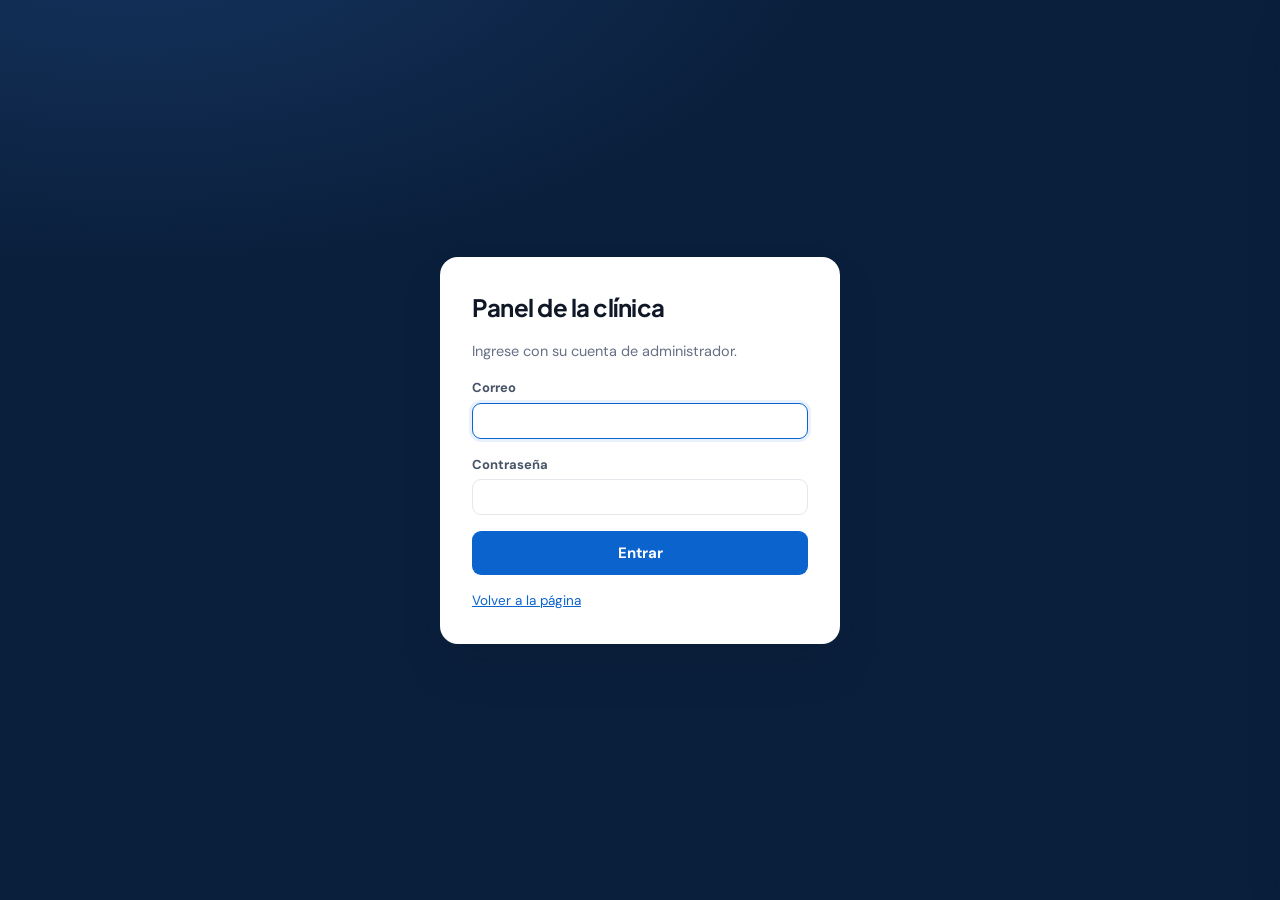
<file: admin.html>
<!DOCTYPE html>
<html lang="es-CL">
<head>
<meta charset="utf-8">
<meta name="viewport" content="width=device-width, initial-scale=1, viewport-fit=cover">
<title>Panel de la clínica</title>
<meta name="robots" content="noindex, nofollow">
<meta name="theme-color" content="#0A1F3C">
<link rel="icon" href="data:image/svg+xml,%3Csvg xmlns='http://www.w3.org/2000/svg' viewBox='0 0 24 24'%3E%3Cpath fill='%230B63CE' d='M7.5 2C4.6 2 3 4.2 3 7c0 2.4.9 3.7 1.4 6.3.5 2.7.6 8.7 2.9 8.7 1.9 0 1.6-5.5 4.7-5.5s2.8 5.5 4.7 5.5c2.3 0 2.4-6 2.9-8.7C20.1 10.7 21 9.4 21 7c0-2.8-1.6-5-4.5-5-1.9 0-2.9 1-4.5 1s-2.6-1-4.5-1z'/%3E%3C/svg%3E">
<link rel="stylesheet" href="https://fonts.googleapis.com/css2?family=Plus+Jakarta+Sans:wght@700;800&family=DM+Sans:wght@400;500;700&display=swap">
<script>try { var t = localStorage.getItem("tema"); if (t === "light" || t === "dark") document.documentElement.setAttribute("data-theme", t); } catch (e) {}</script>
<link rel="stylesheet" href="admin/app.css">
</head>
<body>

<!-- Ingreso -->
<div class="login" id="v-login" hidden>
  <form class="box" id="f-login" novalidate>
    <h1>Panel de la clínica</h1>
    <p style="color:var(--text-3)">Ingrese con su cuenta de administrador.</p>
    <label class="field"><span>Correo</span><input type="email" id="l-mail" autocomplete="username" required></label>
    <label class="field"><span>Contraseña</span><input type="password" id="l-pass" autocomplete="current-password" required></label>
    <p class="msg bad" id="l-err" role="alert" hidden></p>
    <button class="btn lg" type="submit" id="l-btn">Entrar</button>
    <a href="index.html" style="font-size:13.5px">Volver a la página</a>
  </form>
</div>

<!-- Sin conexión -->
<div class="login" id="v-off" hidden>
  <div class="box">
    <h1 id="off-t">Falta conectar la base de datos</h1>
    <p id="off-p">Para usar el panel, pegue la dirección y la clave pública de Supabase en el archivo conexion.js. Los pasos están en el README.</p>
    <button class="btn" type="button" onclick="location.reload()">Reintentar</button>
  </div>
</div>

<!-- Aplicación -->
<div class="app" id="v-app" hidden>
  <aside class="side" id="side" aria-label="Menú">
    <div class="brand"><svg viewBox="0 0 24 24" fill="currentColor" aria-hidden="true"><path d="M7.5 2C4.6 2 3 4.2 3 7c0 2.4.9 3.7 1.4 6.3.5 2.7.6 8.7 2.9 8.7 1.9 0 1.6-5.5 4.7-5.5s2.8 5.5 4.7 5.5c2.3 0 2.4-6 2.9-8.7C20.1 10.7 21 9.4 21 7c0-2.8-1.6-5-4.5-5-1.9 0-2.9 1-4.5 1s-2.6-1-4.5-1z"/></svg><span id="s-nombre">Clínica</span></div>
    <nav id="s-nav" aria-label="Secciones"></nav>
    <div class="foot">
      <button class="nav" type="button" id="b-tema"></button>
      <a class="nav" href="index.html" target="_blank" rel="noopener" id="b-ver"></a>
      <button class="nav" type="button" id="b-salir"></button>
      <div class="who" id="s-who"></div>
    </div>
  </aside>
  <div class="main">
    <header class="bar">
      <button class="btn ghost icon menu" type="button" id="b-menu" aria-label="Abrir menú"></button>
      <h1 id="b-titulo">Inicio</h1>
      <span class="live" id="b-live" title="Las reservas nuevas aparecen solas"><i></i><span>En vivo</span></span>
      <button class="search" type="button" id="b-buscar" aria-label="Buscar (Ctrl + K)"></button>
      <button class="btn new" type="button" id="b-nueva"></button>
    </header>
    <main class="page" id="vista" tabindex="-1"></main>
  </div>
</div>

<div class="scrim" id="scrim" hidden></div>
<aside class="drawer" id="drawer" aria-hidden="true" role="dialog" aria-modal="true" aria-labelledby="d-titulo"></aside>
<div class="palette" id="palette" hidden role="dialog" aria-modal="true" aria-label="Buscar"></div>
<div class="toasts" id="toasts" aria-live="polite"></div>
<div class="tip" id="tip" aria-hidden="true"></div>
<div class="savebar" id="savebar" role="region" aria-label="Cambios sin guardar"><p id="save-msg">Tiene cambios sin guardar</p><button class="btn sec" type="button" id="b-descartar">Descartar</button><button class="btn" type="button" id="b-guardar">Guardar cambios</button></div>

<script src="conexion.js"></script>
<script src="admin/app.js"></script>
<script src="admin/editor.js"></script>
</body>
</html>
</file>
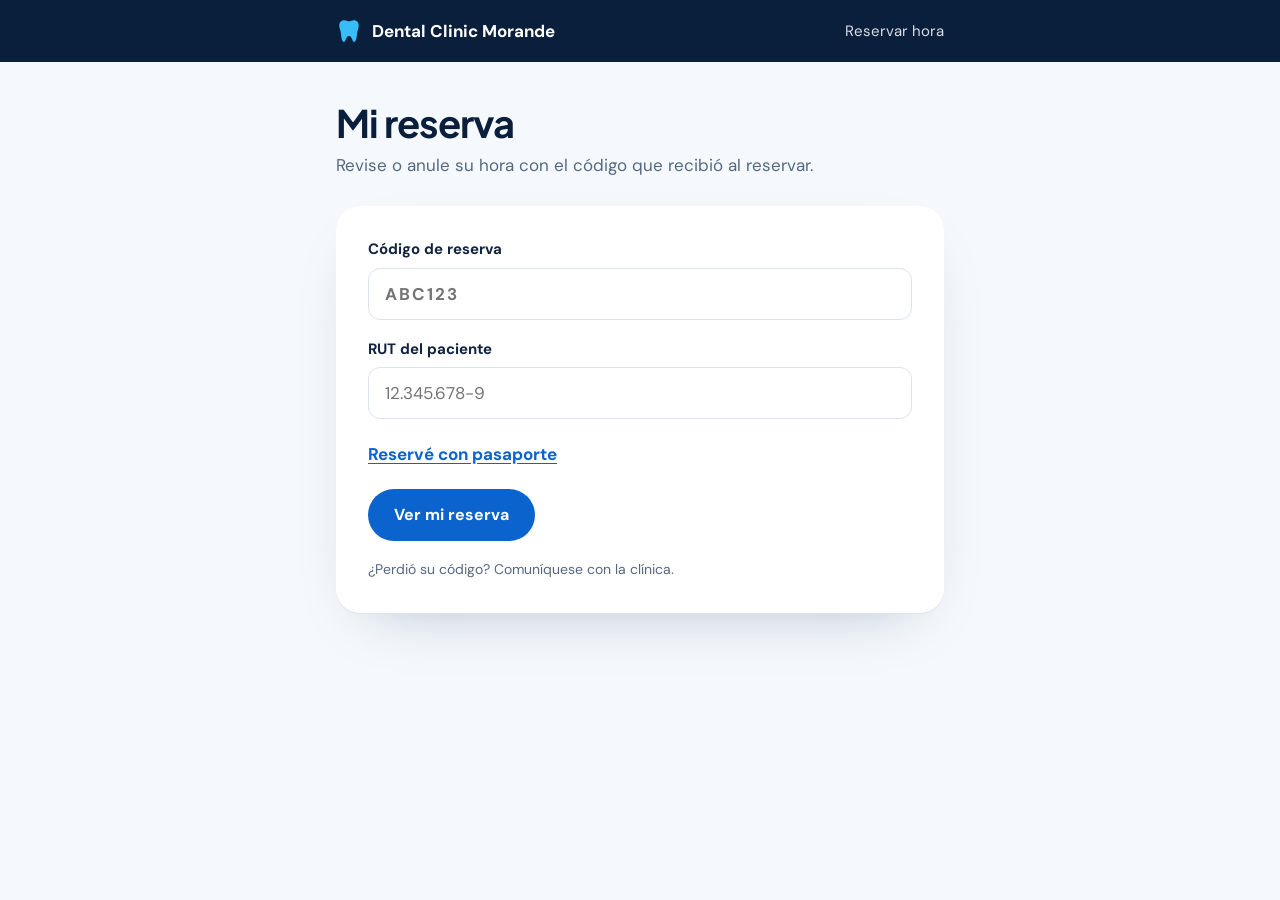
<file: mi-reserva.html>
<!DOCTYPE html>
<html lang="es-CL">
<head>
<meta charset="utf-8">
<meta name="viewport" content="width=device-width, initial-scale=1, viewport-fit=cover">
<title>Mi reserva | Dental Clinic Morande</title>
<meta name="description" content="Revise o anule su hora con su código de reserva y su RUT.">
<meta name="robots" content="noindex">
<meta name="theme-color" content="#0A1F3C">
<link rel="icon" href="data:image/svg+xml,%3Csvg xmlns='http://www.w3.org/2000/svg' viewBox='0 0 24 24'%3E%3Cpath fill='%230B63CE' d='M7.5 2C4.6 2 3 4.2 3 7c0 2.4.9 3.7 1.4 6.3.5 2.7.6 8.7 2.9 8.7 1.9 0 1.6-5.5 4.7-5.5s2.8 5.5 4.7 5.5c2.3 0 2.4-6 2.9-8.7C20.1 10.7 21 9.4 21 7c0-2.8-1.6-5-4.5-5-1.9 0-2.9 1-4.5 1s-2.6-1-4.5-1z'/%3E%3C/svg%3E">
<link rel="stylesheet" href="https://fonts.googleapis.com/css2?family=Plus+Jakarta+Sans:wght@700;800&family=DM+Sans:wght@400;500;700&display=swap">
<style>
:root{--navy:#0A1F3C;--ink:#10243F;--blue:#0B63CE;--blue-d:#084C9E;--sky:#38BDF8;--sky-soft:#E8F3FC;--bg:#F5F9FD;--surface:#FFFFFF;--line:#DAE4EF;--muted:#566880;
  --ok:#177A4C;--ok-bg:#E6F4EC;--off:#8A4B12;--off-bg:#FBEFE3;--err:#B3261E;--err-bg:#FCEBEA;
  --display:"Plus Jakarta Sans","DM Sans",system-ui,sans-serif;--body:"DM Sans",system-ui,-apple-system,"Segoe UI",Arial,sans-serif;color-scheme:light}
*{box-sizing:border-box}
body{margin:0;background:var(--bg);color:var(--ink);font-family:var(--body);font-size:17px;line-height:1.55;-webkit-font-smoothing:antialiased;min-height:100dvh;display:flex;flex-direction:column}
h1,h2,p{margin:0}
button,input{font:inherit;color:inherit}
:focus-visible{outline:3px solid var(--sky);outline-offset:3px}
header{background:var(--navy);color:#fff}
header .in{max-width:640px;margin:0 auto;padding:18px 16px;display:flex;align-items:center;justify-content:space-between;gap:16px}
.logo{display:flex;align-items:center;gap:10px;font-weight:700;color:#fff;text-decoration:none}
.logo svg{width:26px;height:26px;color:var(--sky)}
header a.back{color:rgba(255,255,255,.85);font-size:15px;text-decoration:none}
header a.back:hover{color:#fff;text-decoration:underline}
main{flex:1;width:100%;max-width:640px;margin:0 auto;padding:40px 16px 64px}
h1{font-family:var(--display);font-size:clamp(28px,6vw,38px);line-height:1.1;letter-spacing:-.025em;color:var(--navy)}
.lead{color:var(--muted);margin-top:8px}
.card{background:var(--surface);border-radius:24px;padding:32px;margin-top:28px;box-shadow:0 1px 0 var(--line),0 24px 60px -36px rgba(10,31,60,.35);display:flex;flex-direction:column;gap:20px}
.field{display:flex;flex-direction:column;gap:6px}
.field label{font-size:15px;font-weight:700}
.field input{min-height:52px;border-radius:12px;border:1.5px solid var(--line);background:var(--surface);padding:0 16px;font-size:17px;width:100%;outline:none}
.field input:focus{border-color:var(--blue);box-shadow:0 0 0 4px rgba(11,99,206,.12)}
#codigo{text-transform:uppercase;letter-spacing:.12em;font-weight:700}
.swap{align-self:flex-start;border:0;background:none;padding:4px 0;color:var(--blue);font-weight:700;cursor:pointer;text-decoration:underline;text-underline-offset:3px}
.btn{display:inline-flex;align-items:center;justify-content:center;min-height:52px;padding:0 26px;border-radius:999px;border:0;font-weight:700;font-size:16px;text-decoration:none;cursor:pointer;background:var(--blue);color:#fff;transition:background-color .15s ease,transform .16s cubic-bezier(.23,1,.32,1)}
.btn:active{transform:scale(.97)}
.btn.line{background:var(--surface);color:var(--navy);box-shadow:inset 0 0 0 1.5px var(--line)}
.btn.danger{background:var(--err)}
.btn[aria-busy="true"]{opacity:.7;cursor:progress}
@media (hover:hover) and (pointer:fine){.btn:hover{background:var(--blue-d)}.btn.line:hover{background:var(--surface);box-shadow:inset 0 0 0 1.5px var(--navy)}.btn.danger:hover{background:#8F1E18}}
.acts{display:flex;flex-wrap:wrap;gap:10px}
.msg{padding:14px 16px;border-radius:12px;font-size:15.5px}
.msg.bad{background:var(--err-bg);color:var(--err)}
.msg.ok{background:var(--ok-bg);color:var(--ok)}
.pill{align-self:flex-start;display:inline-flex;align-items:center;gap:8px;font-size:14.5px;font-weight:700;padding:6px 14px;border-radius:999px}
.pill::before{content:"";width:8px;height:8px;border-radius:50%;background:currentColor}
.pill.pendiente{background:var(--off-bg);color:var(--off)}
.pill.confirmada,.pill.atendida{background:var(--ok-bg);color:var(--ok)}
.pill.cancelada,.pill.no_asistio{background:var(--err-bg);color:var(--err)}
dl{margin:0;display:grid;grid-template-columns:auto minmax(0,1fr)}
dt,dd{padding:12px 0;border-top:1px solid var(--line)}
dt{color:var(--muted);font-size:15px;padding-right:20px}
dd{margin:0;font-weight:700;color:var(--navy)}
.when{font-family:var(--display);font-size:24px;line-height:1.2;color:var(--navy)}
.fine{font-size:14px;color:var(--muted)}
@media (max-width:480px){.card{padding:22px}.acts .btn{flex:1}}
@media (prefers-reduced-motion:reduce){.btn{transition:none}.btn:active{transform:none}}
</style>
</head>
<body>
<header><div class="in">
  <a class="logo" href="index.html"><svg viewBox="0 0 24 24" fill="currentColor" aria-hidden="true"><path d="M7.5 2C4.6 2 3 4.2 3 7c0 2.4.9 3.7 1.4 6.3.5 2.7.6 8.7 2.9 8.7 1.9 0 1.6-5.5 4.7-5.5s2.8 5.5 4.7 5.5c2.3 0 2.4-6 2.9-8.7C20.1 10.7 21 9.4 21 7c0-2.8-1.6-5-4.5-5-1.9 0-2.9 1-4.5 1s-2.6-1-4.5-1z"/></svg><span data-nombre>Dental Clinic Morande</span></a>
  <a class="back" href="index.html#reserva">Reservar hora</a>
</div></header>
<main>
  <h1>Mi reserva</h1>
  <p class="lead">Revise o anule su hora con el código que recibió al reservar.</p>
  <div class="card" id="card"></div>
</main>
<script src="conexion.js"></script>
<script src="calendario.js"></script>
<script>
(function(){
"use strict";
var $ = function(s){ return document.querySelector(s); };
var esc = function(t){ return String(t == null ? "" : t).replace(/[&<>"]/g, function(c){ return {"&":"&amp;","<":"&lt;",">":"&gt;",'"':"&quot;"}[c]; }); };
var DIAS = ["domingo","lunes","martes","miércoles","jueves","viernes","sábado"];
var MESES = ["enero","febrero","marzo","abril","mayo","junio","julio","agosto","septiembre","octubre","noviembre","diciembre"];
var ESTADOS = { pendiente: "Reservada", confirmada: "Confirmada por la clínica", atendida: "Atendida", no_asistio: "No asistió", cancelada: "Anulada" };
function largo(iso){ var a = iso.split("-"), d = new Date(Date.UTC(+a[0], +a[1] - 1, +a[2], 12)); var t = DIAS[d.getUTCDay()] + " " + d.getUTCDate() + " de " + MESES[d.getUTCMonth()]; return t.charAt(0).toUpperCase() + t.slice(1); }
function hoyChile(){ try { return new Intl.DateTimeFormat("en-CA", { timeZone: "America/Santiago" }).format(new Date()); } catch (e) { return new Date().toISOString().slice(0, 10); } }

var S = { doc: "rut", codigo: "", valor: "", res: null, error: "", aviso: "", seguro: false, cargando: false };
try { var q = new URLSearchParams(location.search).get("c"); if (q) S.codigo = q.toUpperCase().slice(0, 12); } catch (e) {}
var DB = null, WA = "", HORAS_ANULAR = 2, CFGD = {};
function ahoraChileISO(){ try { var p = {}; new Intl.DateTimeFormat("en-CA", { timeZone: "America/Santiago", year: "numeric", month: "2-digit", day: "2-digit", hour: "2-digit", minute: "2-digit", hour12: false }).formatToParts(new Date()).forEach(function(x){ p[x.type] = x.value; }); return p.year + "-" + p.month + "-" + p.day + "T" + (p.hour === "24" ? "00" : p.hour) + ":" + p.minute; } catch (e) { return new Date().toISOString().slice(0, 16); } }

function formulario(){
  return '<form id="buscar" novalidate style="display:flex;flex-direction:column;gap:18px">' +
    '<div class="field"><label for="codigo">Código de reserva</label><input id="codigo" autocomplete="off" autocapitalize="characters" maxlength="12" placeholder="ABC123" value="' + esc(S.codigo) + '"></div>' +
    '<div class="field"><label for="doc">' + (S.doc === "rut" ? "RUT del paciente" : "N° de pasaporte") + '</label><input id="doc" autocomplete="off" ' + (S.doc === "rut" ? 'placeholder="12.345.678-9"' : "") + ' value="' + esc(S.valor) + '"></div>' +
    '<button type="button" class="swap" id="swap">' + (S.doc === "rut" ? "Reservé con pasaporte" : "Reservé con RUT") + "</button>" +
    (S.error ? '<p class="msg bad" role="alert">' + esc(S.error) + "</p>" : "") +
    '<div class="acts"><button class="btn" type="submit"' + (S.cargando ? ' aria-busy="true"' : "") + ">" + (S.cargando ? "Buscando…" : "Ver mi reserva") + "</button></div>" +
    '<p class="fine">¿Perdió su código? ' + (WA ? '<a href="https://wa.me/' + esc(WA) + '" target="_blank" rel="noopener">Escríbanos por WhatsApp</a>.' : "Comuníquese con la clínica.") + "</p></form>";
}
function detalle(){
  var r = S.res, vigente = (r.estado === "pendiente" || r.estado === "confirmada") && r.fecha >= hoyChile();
  var limite = new Date(Date.parse(r.fecha + "T" + String(r.hora).slice(0, 5) + ":00Z") - HORAS_ANULAR * 3600000).toISOString().slice(0, 16);
  var activa = vigente && ahoraChileISO() <= limite;
  var html = '<span class="pill ' + esc(r.estado) + '">' + esc(ESTADOS[r.estado] || r.estado) + "</span>" +
    '<p class="when">' + esc(largo(r.fecha)) + ", " + esc(String(r.hora).slice(0, 5)) + "</p>" +
    "<dl><dt>Paciente</dt><dd>" + esc(r.paciente_nombre) + "</dd><dt>Tratamiento</dt><dd>" + esc(r.tratamiento) + "</dd><dt>Profesional</dt><dd>" + esc(r.profesional) +
    "</dd><dt>Código</dt><dd>" + esc(r.codigo) + "</dd></dl>";
  if (S.aviso) html += '<p class="msg ok" role="status">' + esc(S.aviso) + "</p>";
  if (vigente && window.Calendario) {
    var tr = (CFGD.tratamientos || []).filter(function(t){ return t.nombre === r.tratamiento; })[0] || {};
    html += '<div class="acts">' + Calendario.botones({ titulo: r.tratamiento + " · " + (CFGD.nombre || "Clínica dental"), fecha: r.fecha, hora: String(r.hora).slice(0, 5), duracion: +tr.duracion || 30,
      lugar: CFGD.direccion || "", codigo: r.codigo, detalle: "Hora con " + r.profesional + ". Código de reserva: " + r.codigo + ". Para revisarla o anularla: " + location.href.split("?")[0] + "?c=" + r.codigo }, "btn line") + "</div>";
  }
  if (S.error) html += '<p class="msg bad" role="alert">' + esc(S.error) + "</p>";
  if (activa && !S.seguro) html += '<div class="acts"><button type="button" class="btn line" id="anular">Anular esta hora</button><a class="btn line" href="mi-reserva.html">Buscar otra</a></div>';
  else if (activa) html += '<p><b>¿Seguro que quiere anular su hora?</b> La hora queda libre para otro paciente.</p><div class="acts"><button type="button" class="btn danger" id="si"' + (S.cargando ? ' aria-busy="true"' : "") + ">" + (S.cargando ? "Anulando…" : "Sí, anular") + '</button><button type="button" class="btn line" id="no">No, mantener</button></div>';
  else if (vigente) html += '<p class="fine">Las horas se pueden anular en línea hasta ' + HORAS_ANULAR + (HORAS_ANULAR === 1 ? " hora" : " horas") + ' antes. Para anularla ahora, comuníquese con la clínica' + (WA ? ': <a href="https://wa.me/' + esc(WA) + '" target="_blank" rel="noopener">WhatsApp</a>' : "") + ".</p>";
  else html += '<div class="acts"><a class="btn" href="index.html#reserva">Reservar otra hora</a></div>';
  return html;
}
function pintar(foco){
  $("#card").innerHTML = !DB ? (window.SUPABASE_URL ? '<p>No pudimos conectarnos. Revise su conexión a internet.</p><div class="acts"><button type="button" class="btn" onclick="location.reload()">Reintentar</button></div>' : '<p>Las reservas en línea todavía no están activas.</p><p class="fine">Para revisar o cambiar su hora, comuníquese con la clínica.</p><div class="acts"><a class="btn" href="index.html">Volver al inicio</a></div>')
                       : S.res ? detalle() : formulario();
  if (foco) { var el = $(foco); if (el) el.focus(); }
}
function buscar(){
  S.codigo = $("#codigo").value.trim().toUpperCase(); S.valor = $("#doc").value.trim();
  if (!S.codigo || !S.valor) { S.error = "Escriba el código y el " + (S.doc === "rut" ? "RUT" : "pasaporte") + "."; return pintar(S.codigo ? "#doc" : "#codigo"); }
  S.cargando = true; S.error = ""; pintar();
  DB.rpc("ver_reserva", { cod: S.codigo, doc: S.valor }).then(function(r){
    S.cargando = false;
    if (r.error) { S.error = "No pudimos conectarnos. Intente de nuevo."; return pintar(); }
    if (!r.data || !r.data.length) { S.error = "No encontramos una reserva con ese código y " + (S.doc === "rut" ? "RUT" : "pasaporte") + ". Revise que estén bien escritos."; return pintar("#codigo"); }
    S.res = r.data[0]; pintar();
  }, function(){ S.cargando = false; S.error = "No pudimos conectarnos. Intente de nuevo."; pintar(); });
}
function anular(){
  S.cargando = true; S.error = ""; pintar();
  DB.rpc("cancelar_reserva", { cod: S.res.codigo, doc: S.valor }).then(function(r){
    S.cargando = false; S.seguro = false;
    if (r.error || !r.data) { S.error = "No se pudo anular en línea. Se puede hasta " + HORAS_ANULAR + " horas antes; después, comuníquese con la clínica."; return pintar(); }
    S.res.estado = "cancelada"; S.aviso = "Su hora fue anulada."; pintar();
  }, function(){ S.cargando = false; S.error = "No pudimos conectarnos. Intente de nuevo."; pintar(); });
}
document.addEventListener("input", function(ev){ if (ev.target.id === "codigo") S.codigo = ev.target.value; if (ev.target.id === "doc") S.valor = ev.target.value; });
document.addEventListener("submit", function(ev){ if (ev.target.id === "buscar") { ev.preventDefault(); buscar(); } });
document.addEventListener("click", function(ev){
  var b = ev.target.closest("button"); if (!b) return;
  if (b.id === "swap") { S.codigo = $("#codigo").value; S.valor = ""; S.doc = S.doc === "rut" ? "pas" : "rut"; S.error = ""; pintar("#doc"); }
  if (b.id === "anular") { S.seguro = true; S.aviso = ""; pintar("#no"); }
  if (b.id === "no") { S.seguro = false; pintar("#anular"); }
  if (b.id === "si" && !S.cargando) anular();
});

window.conectar().then(function(db){
  DB = db;
  if (!db) return pintar();
  db.from("config").select("datos").eq("id", 1).single().then(function(r){
    var d = r.data && r.data.datos || {}; CFGD = d;
    if (d.nombre) { document.querySelectorAll("[data-nombre]").forEach(function(el){ el.textContent = d.nombre; }); document.title = "Mi reserva | " + d.nombre; }
    WA = (d.whatsapp || "").replace(/\D/g, "");
    if (d.reglas && d.reglas.cancelar_hasta_horas != null && d.reglas.cancelar_hasta_horas !== "") HORAS_ANULAR = +d.reglas.cancelar_hasta_horas;
    pintar();
  }, function(){ pintar(); });
  pintar(S.codigo ? "#doc" : "#codigo");
});
})();
</script>
</body>
</html>
</file>
<file: admin/app.css>
/* =====================================================================
   Panel de la clínica: estilos
   Lenguaje visual sobrio y denso (inspirado en Linear, Stripe y los
   paneles de agenda clínica como Jane y Cliniko). Claro y oscuro.
   ===================================================================== */
:root{
  --bg:#F5F6F8; --panel:#FFFFFF; --panel-2:#F9FAFB; --hover:#F2F4F7; --line:#E4E7EC; --line-2:#EEF0F3;
  --text:#101828; --text-2:#475467; --text-3:#667085; --text-4:#98A2B3;
  --accent:#0B63CE; --accent-h:#0A56B4; --accent-soft:#E8F1FC; --accent-text:#0B63CE; --on-accent:#FFFFFF;
  --navy:#0A1F3C; --sidebar:#0A1F3C; --sidebar-text:#C7D2E2; --sidebar-active:#FFFFFF; --sidebar-hover:rgba(255,255,255,.07);
  --ok:#067647; --ok-bg:#DCFAE6; --warn:#B54708; --warn-bg:#FEF0C7; --bad:#B42318; --bad-bg:#FEE4E2; --info:#175CD3; --info-bg:#D1E9FF; --violet:#6941C6; --violet-bg:#EBE9FE; --gray:#475467; --gray-bg:#F2F4F7;
  --shadow-sm:0 1px 2px rgba(16,24,40,.06); --shadow:0 1px 3px rgba(16,24,40,.08),0 8px 24px -12px rgba(16,24,40,.18); --shadow-lg:0 24px 48px -12px rgba(16,24,40,.28);
  --r:10px; --r-lg:14px;
  --display:"Plus Jakarta Sans","DM Sans",system-ui,sans-serif; --body:"DM Sans",system-ui,-apple-system,"Segoe UI",Arial,sans-serif;
  --ease:cubic-bezier(.23,1,.32,1);
  --hatch:repeating-linear-gradient(135deg,rgba(102,112,133,.13) 0 6px,transparent 6px 12px);
  color-scheme:light;
}
:root[data-theme="dark"]{
  --bg:#0B0F17; --panel:#121826; --panel-2:#161E2E; --hover:#1B2435; --line:#243045; --line-2:#1E2838;
  --text:#E8ECF3; --text-2:#B4BDCC; --text-3:#8D97AA; --text-4:#667085;
  --accent:#4C9AFF; --accent-h:#6AACFF; --accent-soft:rgba(76,154,255,.14); --accent-text:#7DB5FF; --on-accent:#06121F;
  --sidebar:#070B12; --sidebar-text:#A9B4C6; --sidebar-hover:rgba(255,255,255,.06);
  --ok:#47CD89; --ok-bg:rgba(71,205,137,.14); --warn:#FDB022; --warn-bg:rgba(253,176,34,.14); --bad:#F97066; --bad-bg:rgba(249,112,102,.14); --info:#84CAFF; --info-bg:rgba(132,202,255,.14); --violet:#BDB4FE; --violet-bg:rgba(189,180,254,.14); --gray:#B4BDCC; --gray-bg:rgba(180,189,204,.12);
  --shadow-sm:none; --shadow:0 0 0 1px var(--line),0 12px 32px -16px rgba(0,0,0,.7); --shadow-lg:0 0 0 1px var(--line),0 24px 48px -12px rgba(0,0,0,.8);
  --hatch:repeating-linear-gradient(135deg,rgba(180,189,204,.10) 0 6px,transparent 6px 12px);
  color-scheme:dark;
}
@media (prefers-color-scheme:dark){
  :root:not([data-theme="light"]):not([data-theme="dark"]){
    --bg:#0B0F17; --panel:#121826; --panel-2:#161E2E; --hover:#1B2435; --line:#243045; --line-2:#1E2838;
    --text:#E8ECF3; --text-2:#B4BDCC; --text-3:#8D97AA; --text-4:#667085;
    --accent:#4C9AFF; --accent-h:#6AACFF; --accent-soft:rgba(76,154,255,.14); --accent-text:#7DB5FF; --on-accent:#06121F;
    --sidebar:#070B12; --sidebar-text:#A9B4C6; --sidebar-hover:rgba(255,255,255,.06);
    --ok:#47CD89; --ok-bg:rgba(71,205,137,.14); --warn:#FDB022; --warn-bg:rgba(253,176,34,.14); --bad:#F97066; --bad-bg:rgba(249,112,102,.14); --info:#84CAFF; --info-bg:rgba(132,202,255,.14); --violet:#BDB4FE; --violet-bg:rgba(189,180,254,.14); --gray:#B4BDCC; --gray-bg:rgba(180,189,204,.12);
    --shadow-sm:none; --shadow:0 0 0 1px var(--line),0 12px 32px -16px rgba(0,0,0,.7); --shadow-lg:0 0 0 1px var(--line),0 24px 48px -12px rgba(0,0,0,.8);
    --hatch:repeating-linear-gradient(135deg,rgba(180,189,204,.10) 0 6px,transparent 6px 12px);
    color-scheme:dark;
  }
}
*{box-sizing:border-box}
html,body{height:100%}
body{margin:0;background:var(--bg);color:var(--text);font-family:var(--body);font-size:14.5px;line-height:1.5;-webkit-font-smoothing:antialiased}
h1,h2,h3,h4,p{margin:0}
button,input,select,textarea{font:inherit;color:inherit}
a{color:var(--accent-text)}
::selection{background:var(--accent-soft)}
:focus-visible{outline:2px solid var(--accent);outline-offset:2px}
[hidden]{display:none!important}
.sr{position:absolute;width:1px;height:1px;overflow:hidden;clip:rect(0 0 0 0);white-space:nowrap}
.num{font-variant-numeric:tabular-nums}
svg.i{width:18px;height:18px;flex:none;fill:none;stroke:currentColor;stroke-width:1.8;stroke-linecap:round;stroke-linejoin:round}

/* ---------- Controles ---------- */
.btn{display:inline-flex;align-items:center;justify-content:center;gap:8px;min-height:36px;padding:0 14px;border-radius:9px;border:1px solid transparent;font-weight:700;font-size:14px;cursor:pointer;white-space:nowrap;text-decoration:none;background:var(--accent);color:var(--on-accent);transition:background-color .15s ease,border-color .15s ease,transform .16s var(--ease),box-shadow .15s ease}
.btn:active{transform:scale(.97)}
.btn.sec{background:var(--panel);color:var(--text);border-color:var(--line);box-shadow:var(--shadow-sm)}
.btn.ghost{background:transparent;color:var(--text-2)}
.btn.danger{background:var(--bad);color:#fff}
.btn.sm{min-height:30px;padding:0 10px;font-size:13px;border-radius:8px}
.btn.lg{min-height:44px;padding:0 18px;font-size:15px}
.btn.icon{width:36px;padding:0}
.btn.sm.icon{width:30px}
.btn[aria-busy="true"]{opacity:.7;cursor:progress}
.btn:disabled{opacity:.5;cursor:not-allowed;transform:none}
@media (hover:hover) and (pointer:fine){
  .btn:hover{background:var(--accent-h)}
  .btn.sec:hover{background:var(--hover);border-color:var(--line)}
  .btn.ghost:hover{background:var(--hover);color:var(--text)}
  .btn.danger:hover{background:#912018}
}
input[type=text],input[type=email],input[type=password],input[type=tel],input[type=url],input[type=number],input[type=time],input[type=date],input[type=search],select,textarea{
  min-height:36px;border-radius:9px;border:1px solid var(--line);background:var(--panel);padding:0 11px;font-size:14px;width:100%;outline:none;color:var(--text);transition:border-color .15s ease,box-shadow .15s ease}
textarea{padding:8px 11px;min-height:72px;resize:vertical;line-height:1.45}
select{appearance:none;-webkit-appearance:none;padding-right:30px;background-image:url("data:image/svg+xml,%3Csvg xmlns='http://www.w3.org/2000/svg' viewBox='0 0 24 24' fill='none' stroke='%23667085' stroke-width='2' stroke-linecap='round' stroke-linejoin='round'%3E%3Cpath d='m6 9 6 6 6-6'/%3E%3C/svg%3E");background-repeat:no-repeat;background-position:right 8px center;background-size:16px;cursor:pointer}
input:focus,select:focus,textarea:focus{border-color:var(--accent);box-shadow:0 0 0 3px var(--accent-soft)}
input::placeholder,textarea::placeholder{color:var(--text-4)}
input[aria-invalid="true"]{border-color:var(--bad)}
.field{display:flex;flex-direction:column;gap:5px;min-width:0}
.field>span,.lbl{font-size:13px;font-weight:700;color:var(--text-2)}
.field small,.help{font-size:12.5px;color:var(--text-3)}
.field .err{font-size:12.5px;color:var(--bad)}
.check{display:inline-flex;align-items:center;gap:8px;cursor:pointer;font-size:14px}
.check input{width:16px;height:16px;accent-color:var(--accent);margin:0}
.switch{position:relative;display:inline-flex;align-items:center;gap:10px;cursor:pointer;font-size:14px}
.switch input{position:absolute;opacity:0;width:1px;height:1px}
.switch i{width:34px;height:20px;border-radius:999px;background:var(--line);position:relative;transition:background-color .2s ease;flex:none}
.switch i::after{content:"";position:absolute;top:2px;left:2px;width:16px;height:16px;border-radius:50%;background:#fff;box-shadow:0 1px 2px rgba(0,0,0,.25);transition:transform .2s var(--ease)}
.switch input:checked+i{background:var(--accent)}
.switch input:checked+i::after{transform:translateX(14px)}
.switch input:focus-visible+i{outline:2px solid var(--accent);outline-offset:2px}
.seg{display:inline-flex;background:var(--hover);border-radius:9px;padding:3px;gap:2px}
.seg button{border:0;background:none;padding:5px 11px;border-radius:7px;font-weight:700;font-size:13px;color:var(--text-3);cursor:pointer;white-space:nowrap}
.seg button[aria-pressed="true"]{background:var(--panel);color:var(--text);box-shadow:var(--shadow-sm)}
.chipset{display:flex;flex-wrap:wrap;gap:6px}
.chipset label{display:inline-flex;position:relative}
.chipset input{position:absolute;opacity:0;pointer-events:none}
.chipset span{min-height:30px;display:inline-flex;align-items:center;border-radius:999px;border:1px solid var(--line);font-weight:700;font-size:13px;cursor:pointer;padding:0 11px;color:var(--text-2);background:var(--panel)}
.chipset input:checked+span{background:var(--accent);border-color:var(--accent);color:var(--on-accent)}
.chipset input:focus-visible+span{outline:2px solid var(--accent);outline-offset:2px}
kbd{font-family:var(--body);font-size:11.5px;font-weight:700;color:var(--text-3);border:1px solid var(--line);border-bottom-width:2px;border-radius:5px;padding:0 5px;background:var(--panel-2)}

/* Estados de cita: color + punto + texto (nunca solo color) */
.st{display:inline-flex;align-items:center;gap:6px;font-size:12.5px;font-weight:700;padding:2px 9px;border-radius:999px;white-space:nowrap;line-height:1.6}
.st::before{content:"";width:7px;height:7px;border-radius:50%;background:currentColor}
.st.pendiente{color:var(--warn);background:var(--warn-bg)}
.st.confirmada{color:var(--info);background:var(--info-bg)}
.st.en_sala{color:var(--violet);background:var(--violet-bg)}
.st.atendida{color:var(--ok);background:var(--ok-bg)}
.st.no_asistio{color:var(--bad);background:var(--bad-bg)}
.st.cancelada{color:var(--gray);background:var(--gray-bg)}
.tag{display:inline-flex;align-items:center;gap:5px;font-size:12px;font-weight:700;padding:1px 8px;border-radius:6px;background:var(--hover);color:var(--text-2)}
.dotc{width:9px;height:9px;border-radius:50%;flex:none;display:inline-block}

/* ---------- Ingreso ---------- */
.login{min-height:100dvh;display:grid;place-items:center;padding:24px 16px;background:radial-gradient(1200px 600px at 10% -10%,#16345F 0,transparent 60%),var(--navy)}
.login .box{width:100%;max-width:400px;background:var(--panel);border-radius:18px;padding:32px;display:flex;flex-direction:column;gap:16px;box-shadow:var(--shadow-lg)}
.login h1{font-family:var(--display);font-size:24px;letter-spacing:-.02em}
.msg{padding:10px 12px;border-radius:9px;font-size:14px}
.msg.bad{background:var(--bad-bg);color:var(--bad)}
.msg.ok{background:var(--ok-bg);color:var(--ok)}
.msg.warn{background:var(--warn-bg);color:var(--warn)}
.msg.info{background:var(--accent-soft);color:var(--accent-text)}

/* ---------- Estructura ---------- */
.app{display:grid;grid-template-columns:244px minmax(0,1fr);min-height:100dvh}
.side{background:var(--sidebar);color:var(--sidebar-text);display:flex;flex-direction:column;position:sticky;top:0;height:100dvh;padding:14px 10px;gap:4px;z-index:40}
.side .brand{display:flex;align-items:center;gap:10px;padding:6px 10px 16px;color:#fff;font-weight:700;font-size:15px;min-width:0}
.side .brand svg{width:26px;height:26px;color:#38BDF8;flex:none}
.side .brand span{overflow:hidden;text-overflow:ellipsis;white-space:nowrap}
.side .grp{font-size:11.5px;font-weight:700;letter-spacing:.06em;color:rgba(199,210,226,.55);padding:14px 10px 6px}
.nav{display:flex;align-items:center;gap:10px;padding:8px 10px;border-radius:8px;color:var(--sidebar-text);text-decoration:none;font-weight:500;cursor:pointer;border:0;background:none;width:100%;text-align:left;font-size:14px}
.nav:hover{background:var(--sidebar-hover);color:#fff}
.nav[aria-current="page"]{background:rgba(255,255,255,.1);color:var(--sidebar-active);font-weight:700}
.nav .badge{margin-left:auto;background:#F79009;color:#1D1300;font-size:11.5px;font-weight:800;min-width:20px;height:20px;border-radius:999px;display:grid;place-items:center;padding:0 6px}
.side .foot{margin-top:auto;display:flex;flex-direction:column;gap:2px;border-top:1px solid rgba(255,255,255,.08);padding-top:10px}
.side .who{font-size:12.5px;color:rgba(199,210,226,.7);padding:4px 10px 8px;overflow:hidden;text-overflow:ellipsis;white-space:nowrap}
.main{min-width:0;display:flex;flex-direction:column}
.bar{position:sticky;top:0;z-index:30;display:flex;align-items:center;gap:12px;min-height:60px;padding:0 24px;background:color-mix(in srgb,var(--bg) 88%,transparent);backdrop-filter:blur(10px);-webkit-backdrop-filter:blur(10px);border-bottom:1px solid var(--line)}
.bar h1{font-family:var(--display);font-size:19px;letter-spacing:-.02em;margin-right:auto;white-space:nowrap;overflow:hidden;text-overflow:ellipsis}
.bar .menu{display:none}
.search{display:inline-flex;align-items:center;gap:8px;min-height:36px;padding:0 10px 0 12px;border:1px solid var(--line);border-radius:9px;background:var(--panel);color:var(--text-3);cursor:pointer;min-width:240px;font-size:14px}
.search:hover{border-color:var(--text-4)}
.search kbd{margin-left:auto}
.live{display:inline-flex;align-items:center;gap:6px;font-size:12.5px;font-weight:700;color:var(--text-3)}
.live i{width:8px;height:8px;border-radius:50%;background:var(--text-4)}
.live.on i{background:#12B76A;box-shadow:0 0 0 3px rgba(18,183,106,.2)}
.page{padding:24px;max-width:1320px;width:100%;margin:0 auto;display:flex;flex-direction:column;gap:16px}
.page.wide{max-width:none}
.head{display:flex;align-items:center;justify-content:space-between;gap:12px;flex-wrap:wrap}
.head h2{font-family:var(--display);font-size:22px;letter-spacing:-.02em}
.head p{color:var(--text-3)}
.tools{display:flex;align-items:center;gap:8px;flex-wrap:wrap}
.card{background:var(--panel);border:1px solid var(--line);border-radius:var(--r-lg);box-shadow:var(--shadow-sm)}
.card>.hd{display:flex;align-items:center;justify-content:space-between;gap:10px;padding:14px 18px;border-bottom:1px solid var(--line-2)}
.card>.hd h3{font-size:14.5px;font-weight:700}
.card>.bd{padding:16px 18px}
.card>.bd.flush{padding:0}
.empty{display:flex;flex-direction:column;align-items:center;justify-content:center;gap:8px;text-align:center;color:var(--text-3);padding:36px 16px}
.empty b{color:var(--text);font-size:15px}
.skel{background:linear-gradient(90deg,var(--hover) 0,var(--line-2) 40%,var(--hover) 80%);background-size:300% 100%;animation:skel 1.4s linear infinite;border-radius:8px}
@keyframes skel{from{background-position:100% 0}to{background-position:0 0}}

/* ---------- Inicio ---------- */
.greet h2{font-family:var(--display);font-size:24px;letter-spacing:-.02em}
.greet p{color:var(--text-3)}
.alerts{display:grid;grid-template-columns:repeat(4,minmax(0,1fr));gap:12px}
.alert{display:flex;flex-direction:column;gap:4px;padding:14px 16px;border-radius:var(--r-lg);border:1px solid var(--line);background:var(--panel);text-align:left;cursor:pointer;transition:border-color .15s ease,transform .16s var(--ease)}
.alert:hover{border-color:var(--accent)}
.alert:active{transform:scale(.98)}
.alert small{color:var(--text-3);font-weight:700;font-size:12.5px;display:flex;align-items:center;gap:6px}
.alert b{font-family:var(--display);font-size:26px;line-height:1.1}
.alert span{font-size:13px;color:var(--text-3)}
.alert.hot{border-color:color-mix(in srgb,var(--warn) 45%,var(--line));background:color-mix(in srgb,var(--warn-bg) 55%,var(--panel))}
.kpis{display:grid;grid-template-columns:repeat(6,minmax(0,1fr));gap:0;border:1px solid var(--line);border-radius:var(--r-lg);background:var(--panel);overflow:hidden}
.kpi{padding:14px 16px;border-right:1px solid var(--line-2);min-width:0}
.kpi:last-child{border-right:0}
.kpi small{display:block;font-size:12.5px;color:var(--text-3);font-weight:700;white-space:nowrap;overflow:hidden;text-overflow:ellipsis}
.kpi b{display:block;font-family:var(--display);font-size:24px;line-height:1.25;font-variant-numeric:tabular-nums}
.delta{font-size:12.5px;font-weight:700;display:inline-flex;align-items:center;gap:3px}
.delta.up{color:var(--ok)} .delta.down{color:var(--bad)} .delta.eq{color:var(--text-3)}
.delta.inv.up{color:var(--bad)} .delta.inv.down{color:var(--ok)}
.grid2{display:grid;grid-template-columns:minmax(0,1.35fr) minmax(0,1fr);gap:16px}
.grid3{display:grid;grid-template-columns:repeat(3,minmax(0,1fr));gap:16px}
.today{display:flex;flex-direction:column}
.trow{display:grid;grid-template-columns:62px minmax(0,1fr) auto;gap:12px;align-items:center;padding:10px 18px;border-bottom:1px solid var(--line-2);cursor:pointer}
.trow:last-child{border-bottom:0}
.trow:hover{background:var(--panel-2)}
.trow .t{font-weight:700;font-variant-numeric:tabular-nums}
.trow .t small{display:block;font-weight:400;color:var(--text-3);font-size:12px}
.trow .w b{display:block;white-space:nowrap;overflow:hidden;text-overflow:ellipsis}
.trow .w span{display:block;color:var(--text-3);font-size:13px;white-space:nowrap;overflow:hidden;text-overflow:ellipsis}
.trow .acts{display:flex;align-items:center;gap:6px}
.trow.past{opacity:.62}
.trow.now{box-shadow:inset 3px 0 0 var(--accent)}
.hbars{display:flex;flex-direction:column;gap:10px}
.hbar{display:grid;grid-template-columns:minmax(0,1fr) auto;gap:3px 10px;font-size:13.5px}
.hbar .t{min-width:0;overflow:hidden;text-overflow:ellipsis;white-space:nowrap;color:var(--text-2)}
.hbar b{font-variant-numeric:tabular-nums}
.hbar i{grid-column:1 / -1;height:6px;border-radius:0 3px 3px 0;background:var(--accent);display:block;min-width:2px}
.chart{position:relative}
.chart svg{display:block;width:100%;height:170px;overflow:visible}
.chart .axis{fill:var(--text-4);font-size:11px;font-family:var(--body)}
.chart .gl{stroke:var(--line-2);stroke-width:1}
.chart .bar-p{fill:var(--accent)}
.chart g.m:hover .bar-p{fill:var(--accent-h)}
.tip{position:fixed;pointer-events:none;background:var(--text);color:var(--bg);font-size:12.5px;font-weight:700;padding:5px 9px;border-radius:7px;white-space:nowrap;z-index:200;transform:translate(-50%,calc(-100% - 8px));opacity:0;transition:opacity .1s ease}
.tip.on{opacity:1}
details.data{margin-top:8px;font-size:12.5px;color:var(--text-3)}
details.data summary{cursor:pointer}
details.data table{border-collapse:collapse;margin-top:6px}
details.data td,details.data th{padding:2px 12px 2px 0;text-align:left;font-variant-numeric:tabular-nums}

/* ---------- Agenda (calendario) ---------- */
.cal-tools{display:flex;align-items:center;gap:8px;flex-wrap:wrap}
.cal-tools .date{font-family:var(--display);font-size:18px;font-weight:700;letter-spacing:-.01em;min-width:0;flex:1 1 auto;white-space:nowrap}
.cal{background:var(--panel);border:1px solid var(--line);border-radius:var(--r-lg);overflow:auto;max-height:calc(100dvh - 190px);position:relative}
.cal-grid{display:grid;position:relative;min-width:100%}
.cal-h{position:sticky;top:0;z-index:5;background:var(--panel);border-bottom:1px solid var(--line);padding:10px 10px;font-weight:700;font-size:13.5px;display:flex;align-items:center;gap:8px;min-width:0;border-left:1px solid var(--line-2)}
.cal-h span{white-space:nowrap;overflow:hidden;text-overflow:ellipsis}
.cal-h small{display:block;font-weight:400;color:var(--text-3);font-size:12px}
.cal-h.today{color:var(--accent-text)}
.cal-corner{position:sticky;top:0;left:0;z-index:6;background:var(--panel);border-bottom:1px solid var(--line)}
.cal-times{position:sticky;left:0;z-index:4;background:var(--panel);border-right:1px solid var(--line)}
.cal-times div:first-child{transform:none}
.cal-times div{height:var(--slot);font-size:11.5px;color:var(--text-3);text-align:right;padding:0 8px;transform:translateY(-7px);font-variant-numeric:tabular-nums}
.cal-col{position:relative;border-left:1px solid var(--line-2);background-image:linear-gradient(var(--line-2) 1px,transparent 1px);background-size:100% var(--slot)}
.cal-off{position:absolute;left:0;right:0;background:var(--hatch);background-color:color-mix(in srgb,var(--hover) 60%,transparent);pointer-events:none}
.cal-blk{position:absolute;left:3px;right:3px;border-radius:7px;background:var(--hatch);border:1px dashed var(--text-4);color:var(--text-2);font-size:12px;font-weight:700;padding:3px 7px;overflow:hidden;cursor:pointer;z-index:1}
.cal-free{position:absolute;left:0;right:0;cursor:pointer;z-index:0}
.cal-free:hover{background:var(--accent-soft)}
.cal-free:hover::after{content:"+ Nueva cita";position:absolute;left:8px;top:2px;font-size:12px;font-weight:700;color:var(--accent-text)}
.appt{position:absolute;left:3px;right:3px;border-radius:7px;padding:4px 8px;font-size:12.5px;line-height:1.3;overflow:hidden;cursor:pointer;z-index:2;border:1px solid transparent;border-left:4px solid var(--pc,var(--accent));background:var(--panel);box-shadow:var(--shadow);transition:transform .14s var(--ease)}
.appt:hover{transform:translateY(-1px)}
.appt b{display:block;white-space:nowrap;overflow:hidden;text-overflow:ellipsis}
.appt span{display:block;color:var(--text-3);white-space:nowrap;overflow:hidden;text-overflow:ellipsis}
.appt.pendiente{background:var(--warn-bg)} .appt.confirmada{background:var(--info-bg)} .appt.en_sala{background:var(--violet-bg)}
.appt.atendida{background:var(--ok-bg)} .appt.no_asistio{background:var(--bad-bg)} .appt.cancelada{background:var(--gray-bg);opacity:.7;text-decoration:line-through}
:root[data-theme="dark"] .appt,.appt{color:var(--text)}
.now-line{position:absolute;left:0;right:0;height:2px;background:#F04438;z-index:3;pointer-events:none}
.now-line::before{content:"";position:absolute;left:-5px;top:-4px;width:10px;height:10px;border-radius:50%;background:#F04438}
.legend{display:flex;flex-wrap:wrap;gap:12px;font-size:12.5px;color:var(--text-3)}
.legend span{display:inline-flex;align-items:center;gap:6px}

/* ---------- Tablas ---------- */
.filters{display:flex;flex-wrap:wrap;gap:8px;align-items:center}
.filters select,.filters input{width:auto;min-width:150px}
.filters input[type=search]{flex:1;min-width:220px}
.tbl{width:100%;border-collapse:collapse;font-size:14px}
.tbl th{text-align:left;font-size:12.5px;color:var(--text-3);font-weight:700;padding:10px 14px;background:var(--panel-2);border-bottom:1px solid var(--line);white-space:nowrap;position:sticky;top:0;z-index:1}
.tbl td{padding:10px 14px;border-bottom:1px solid var(--line-2);vertical-align:middle}
.tbl tbody tr{cursor:pointer}
.tbl tbody tr:hover td{background:var(--panel-2)}
.tbl tr:last-child td{border-bottom:0}
.tbl .sub{display:block;color:var(--text-3);font-size:12.5px}
.tbl .grp td{background:var(--panel-2);font-weight:700;font-size:13px;color:var(--text-2);cursor:default}
.tbl-wrap{overflow:auto}
.count{font-size:13px;color:var(--text-3)}

/* ---------- Panel lateral (detalle de cita, paciente) ---------- */
.scrim{position:fixed;inset:0;background:rgba(10,15,25,.38);z-index:80;opacity:0;transition:opacity .2s ease}
.scrim.on{opacity:1}
.drawer{position:fixed;top:0;right:0;bottom:0;width:min(480px,100vw);background:var(--panel);z-index:90;display:flex;flex-direction:column;box-shadow:var(--shadow-lg);transform:translateX(102%);transition:transform .28s var(--ease);border-left:1px solid var(--line)}
.drawer.on{transform:none}
.drawer .dh{display:flex;align-items:center;gap:10px;padding:14px 18px;border-bottom:1px solid var(--line)}
.drawer .dh h3{font-family:var(--display);font-size:17px;margin-right:auto;letter-spacing:-.01em}
.drawer .db{flex:1;overflow:auto;padding:18px;display:flex;flex-direction:column;gap:18px}
.drawer .df{display:flex;gap:8px;justify-content:flex-end;padding:12px 18px;border-top:1px solid var(--line);flex-wrap:wrap}
.kv{display:grid;grid-template-columns:120px minmax(0,1fr);gap:8px 12px;font-size:14px}
.kv dt{color:var(--text-3)}
.kv dd{margin:0;font-weight:500;min-width:0;overflow-wrap:anywhere}
.stset{display:flex;flex-wrap:wrap;gap:6px}
.stset button{border:1px solid var(--line);background:var(--panel);border-radius:999px;padding:4px 10px;font-size:12.5px;font-weight:700;cursor:pointer;color:var(--text-2);display:inline-flex;align-items:center;gap:6px}
.stset button::before{content:"";width:7px;height:7px;border-radius:50%;background:var(--c)}
.stset button[aria-pressed="true"]{border-color:var(--c);background:color-mix(in srgb,var(--c) 14%,var(--panel));color:var(--text)}
.sect{display:flex;flex-direction:column;gap:10px}
.sect>h4{font-size:12.5px;font-weight:700;color:var(--text-3);letter-spacing:.04em;text-transform:uppercase}
.timeline{display:flex;flex-direction:column;gap:10px;border-left:2px solid var(--line);padding-left:14px;margin-left:4px}
.timeline div{font-size:13px;color:var(--text-2);position:relative}
.timeline div::before{content:"";position:absolute;left:-19.5px;top:6px;width:9px;height:9px;border-radius:50%;background:var(--panel);border:2px solid var(--text-4)}
.timeline small{display:block;color:var(--text-3);font-size:12px}
.form{display:flex;flex-direction:column;gap:12px}
.row2{display:grid;grid-template-columns:repeat(2,minmax(0,1fr));gap:12px}
.row3{display:grid;grid-template-columns:repeat(3,minmax(0,1fr));gap:12px}
.slots{display:flex;flex-wrap:wrap;gap:6px;max-height:156px;overflow:auto;padding:2px}
.slots button{min-width:64px;min-height:32px;border:1px solid var(--line);background:var(--panel);border-radius:8px;font-weight:700;font-size:13px;cursor:pointer;font-variant-numeric:tabular-nums}
.slots button[aria-pressed="true"]{background:var(--accent);border-color:var(--accent);color:var(--on-accent)}
.slots button:hover{border-color:var(--accent)}
.suggest{border:1px solid var(--line);border-radius:9px;overflow:hidden;margin-top:4px}
.suggest button{display:block;width:100%;text-align:left;border:0;border-bottom:1px solid var(--line-2);background:var(--panel);padding:8px 11px;cursor:pointer;font-size:13.5px}
.suggest button:last-child{border-bottom:0}
.suggest button:hover{background:var(--hover)}
.suggest small{color:var(--text-3)}

/* ---------- Paleta de comandos ---------- */
.palette{position:fixed;inset:0;z-index:150;display:flex;align-items:flex-start;justify-content:center;padding:12vh 16px 16px;background:rgba(10,15,25,.4)}
.palette .box{width:min(620px,100%);background:var(--panel);border-radius:14px;box-shadow:var(--shadow-lg);border:1px solid var(--line);overflow:hidden;display:flex;flex-direction:column;max-height:70vh}
.palette input{border:0;border-bottom:1px solid var(--line);border-radius:0;min-height:52px;font-size:16px;padding:0 18px;box-shadow:none!important}
.palette .res{overflow:auto;padding:6px}
.palette .grp{font-size:11.5px;font-weight:700;color:var(--text-3);letter-spacing:.05em;text-transform:uppercase;padding:8px 12px 4px}
.palette .it{display:flex;align-items:center;gap:10px;padding:9px 12px;border-radius:8px;cursor:pointer;font-size:14px}
.palette .it small{margin-left:auto;color:var(--text-3)}
.palette .it[aria-selected="true"]{background:var(--accent-soft);color:var(--accent-text)}
.palette .foot{display:flex;gap:14px;padding:8px 14px;border-top:1px solid var(--line);font-size:12px;color:var(--text-3)}

/* ---------- Avisos ---------- */
.toasts{position:fixed;left:50%;bottom:20px;transform:translateX(-50%);z-index:160;display:flex;flex-direction:column;gap:8px;align-items:center;pointer-events:none;width:min(520px,calc(100vw - 32px))}
.toast{pointer-events:auto;display:flex;align-items:center;gap:12px;background:var(--text);color:var(--bg);padding:10px 12px 10px 16px;border-radius:11px;box-shadow:var(--shadow-lg);font-size:14px;font-weight:500;transition:opacity .2s ease,transform .25s var(--ease);width:100%}
.toast.in{opacity:0;transform:translateY(12px)}
.toast b{font-weight:700}
.toast button{margin-left:auto;border:0;background:rgba(127,127,127,.22);color:inherit;border-radius:7px;padding:5px 10px;font-weight:700;cursor:pointer;font-size:13px}
.toast.bad{background:var(--bad);color:#fff}

/* ---------- Editor de la página ---------- */
.editor{display:grid;grid-template-columns:minmax(380px,520px) minmax(0,1fr);gap:16px;align-items:start}
.ed-nav{display:flex;flex-direction:column;gap:10px}
.acc{background:var(--panel);border:1px solid var(--line);border-radius:var(--r-lg)}
.acc>summary{list-style:none;display:flex;align-items:center;gap:10px;padding:13px 16px;cursor:pointer;font-weight:700}
.acc>summary::-webkit-details-marker{display:none}
.acc>summary small{font-weight:400;color:var(--text-3);margin-left:auto;font-size:12.5px;white-space:nowrap;overflow:hidden;text-overflow:ellipsis;max-width:55%}
.acc>summary::after{content:"";width:8px;height:8px;border-right:2px solid var(--text-3);border-bottom:2px solid var(--text-3);transform:rotate(45deg);margin-left:8px;transition:transform .2s var(--ease);flex:none}
.acc[open]>summary::after{transform:rotate(-135deg)}
.acc>.in{padding:2px 16px 16px;display:flex;flex-direction:column;gap:12px}
.item{border:1px solid var(--line);border-radius:12px;padding:12px;display:flex;flex-direction:column;gap:10px;background:var(--panel-2)}
.item-h{display:flex;align-items:center;gap:8px}
.item-h b{margin-right:auto;min-width:0;overflow:hidden;text-overflow:ellipsis;white-space:nowrap}
.preview{position:sticky;top:76px;display:flex;flex-direction:column;gap:10px;height:calc(100dvh - 100px)}
.preview .frame{flex:1;border:1px solid var(--line);border-radius:var(--r-lg);overflow:hidden;background:var(--panel);display:flex;justify-content:center}
.preview iframe{border:0;width:100%;height:100%;background:#fff;transition:width .3s var(--ease)}
.preview.mobile iframe{width:390px;border-left:1px solid var(--line);border-right:1px solid var(--line)}
.imgs{display:grid;grid-template-columns:repeat(3,minmax(0,1fr));gap:10px}
.img{display:flex;flex-direction:column;gap:6px}
.img .pv{aspect-ratio:4/3;border-radius:10px;background:var(--hover) center/cover no-repeat;display:grid;place-items:center;color:var(--text-3);font-size:12px;text-align:center;padding:6px;border:1px solid var(--line)}
.img .file{position:absolute;opacity:0;width:1px;height:1px}
.img label.btn:focus-within{outline:2px solid var(--accent);outline-offset:2px}
.days{display:flex;flex-wrap:wrap;gap:4px}
.days label{display:inline-flex;position:relative}
.days input{position:absolute;opacity:0;pointer-events:none}
.days span{min-width:36px;min-height:30px;display:grid;place-items:center;border-radius:8px;border:1px solid var(--line);font-weight:700;font-size:12.5px;cursor:pointer;padding:0 6px;background:var(--panel)}
.days input:checked+span{background:var(--accent);border-color:var(--accent);color:var(--on-accent)}
.days input:focus-visible+span{outline:2px solid var(--accent);outline-offset:2px}
.colors{display:flex;gap:6px}
.colors button{width:24px;height:24px;border-radius:50%;border:2px solid var(--panel);box-shadow:0 0 0 1px var(--line);cursor:pointer}
.colors button[aria-pressed="true"]{box-shadow:0 0 0 2px var(--text)}
.vars{display:flex;flex-wrap:wrap;gap:4px}
.vars button{border:1px dashed var(--line);background:var(--panel-2);border-radius:6px;padding:2px 7px;font-size:12px;cursor:pointer;color:var(--text-2);font-family:ui-monospace,SFMono-Regular,Menlo,monospace}
.bubble{background:#DCF8C6;color:#111;border-radius:10px 10px 10px 2px;padding:9px 11px;font-size:13.5px;white-space:pre-wrap;max-width:100%;box-shadow:0 1px 1px rgba(0,0,0,.12)}
.savebar{visibility:hidden;position:fixed;left:50%;bottom:16px;transform:translate(-50%,140%);z-index:70;display:flex;align-items:center;gap:10px;background:var(--panel);border:1px solid var(--line);border-radius:12px;padding:8px 8px 8px 16px;box-shadow:var(--shadow-lg);transition:transform .3s var(--ease),visibility 0s linear .3s;width:min(560px,calc(100vw - 32px))}
.savebar.on{transform:translate(-50%,0);visibility:visible;transition:transform .3s var(--ease),visibility 0s}
.savebar p{margin-right:auto;font-weight:700;font-size:14px}

/* ---------- Actividad ---------- */
.feed{display:flex;flex-direction:column}
.fi{display:grid;grid-template-columns:36px minmax(0,1fr) auto;gap:12px;padding:12px 18px;border-bottom:1px solid var(--line-2);align-items:start}
.fi:last-child{border-bottom:0}
.fi .av{width:32px;height:32px;border-radius:50%;display:grid;place-items:center;background:var(--hover);color:var(--text-2)}
.fi .av svg{width:16px;height:16px}
.fi p{font-size:14px}
.fi small{color:var(--text-3);font-size:12.5px;white-space:nowrap}

/* ---------- Responsivo ---------- */
@media (max-width:1200px){
  .kpis{grid-template-columns:repeat(3,minmax(0,1fr))}
  .kpi:nth-child(3n){border-right:0}
  .kpi:nth-child(-n+3){border-bottom:1px solid var(--line-2)}
  .editor{grid-template-columns:minmax(0,1fr)}
  .preview{display:none}
}
@media (max-width:960px){
  .app{grid-template-columns:minmax(0,1fr)}
  .side{position:fixed;left:0;top:0;bottom:0;width:260px;transform:translateX(-102%);transition:transform .28s var(--ease)}
  .side.on{transform:none;box-shadow:var(--shadow-lg)}
  .bar .menu{display:inline-flex}
  .bar{padding:0 14px}
  .search{min-width:0}
  .search span,.search kbd{display:none}
  .page{padding:16px 14px}
  .alerts{grid-template-columns:repeat(2,minmax(0,1fr))}
  .grid2,.grid3{grid-template-columns:minmax(0,1fr)}
  .live span{display:none}
}
@media (max-width:640px){
  .kpis{grid-template-columns:repeat(2,minmax(0,1fr))}
  .kpi{border-right:1px solid var(--line-2)!important;border-bottom:1px solid var(--line-2)}
  .kpi:nth-child(2n){border-right:0!important}
  .row2,.row3,.imgs{grid-template-columns:minmax(0,1fr)}
  .filters select,.filters input{min-width:0;flex:1 1 140px}
  .bar .new span{display:none}
  .tbl.cards thead{display:none}
  .tbl.cards,.tbl.cards tbody,.tbl.cards tr,.tbl.cards td{display:block;width:100%}
  .tbl.cards tr{padding:8px 0;border-bottom:1px solid var(--line-2)}
  .tbl.cards td{border:0;padding:3px 14px}
  .trow{grid-template-columns:52px minmax(0,1fr);padding:10px 14px}
  .trow .acts{grid-column:1 / -1;justify-content:flex-start}
  .cal-tools .date{min-width:0;font-size:16px;flex-basis:100%}
  .kv{grid-template-columns:100px minmax(0,1fr)}
}
@media (prefers-reduced-motion:reduce){
  *,*::before,*::after{transition-duration:0s!important;animation:none!important}
  .btn:active,.alert:active{transform:none}
}
@media print{
  .side,.bar,.cal-tools,.toasts,.savebar,.head .tools,.legend{display:none!important}
  .app{display:block} .page{padding:0}
  .cal{max-height:none;overflow:visible;border:0}
  .cal-free{display:none}
  body{background:#fff}
}
</file>
